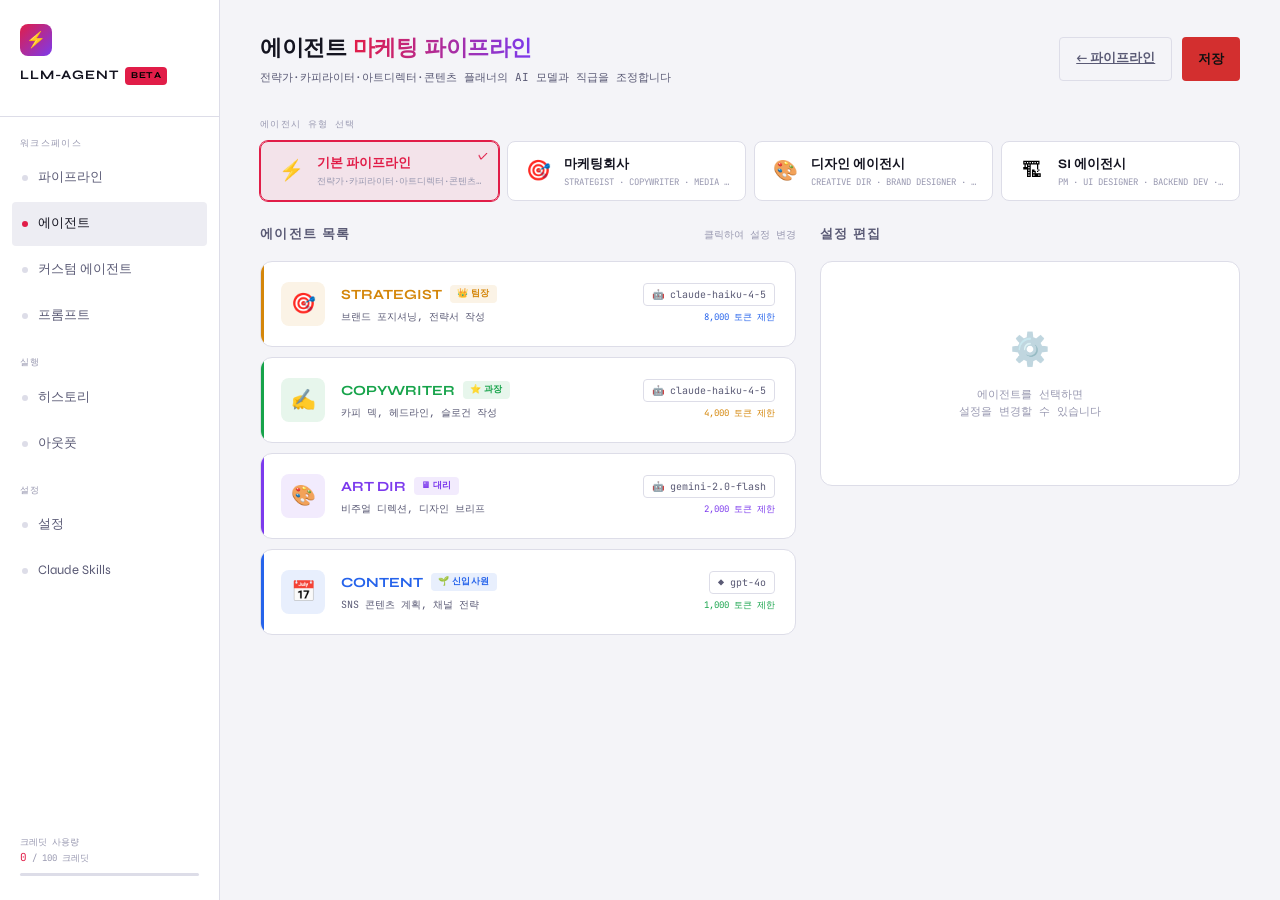
<file: pages/agents.html>
<!DOCTYPE html>
<html lang="ko">
<head>
  <meta charset="UTF-8">
  <meta name="viewport" content="width=device-width, initial-scale=1.0">
  <title>에이전트 설정 — llm agent </title>
  <link rel="stylesheet" href="../css/style.css">
  <link rel="stylesheet" href="../css/agents.css">
</head>
<body>

<!-- 모바일 햄버거 메뉴 -->
<button class="hamburger" id="hamburger-btn" aria-label="메뉴 열기">☰</button>

<!-- 사이드바 -->
<aside class="sidebar" id="sidebar" role="navigation" aria-label="주 내비게이션"></aside>

<main class="main" role="main">

  <!-- 페이지 헤더 -->
  <div class="page-header">
    <div>
      <h1 class="page-title">에이전트 <span>설정</span></h1>
      <p class="page-subtitle">마케팅 에이전트(전략가·카피라이터·아트디렉터·콘텐츠 플래너)의 AI 모델과 직급을 조정합니다</p>
    </div>
    <div class="header-actions">
      <a href="../index.html" class="btn btn-ghost">← 파이프라인</a>
      <button class="btn btn-save" id="apply-agency-btn" style="display:none;">저장</button>
    </div>
  </div>

  <!-- 에이전시 유형 선택 카드 (agents.js가 동적 생성) -->
  <div id="agency-selector"></div>

  <!-- 에이전트 설정 2열 레이아웃 (에이전시 선택 후 표시) -->
  <div class="agents-layout" id="agents-layout" style="display:none;">

    <!-- 좌측: 에이전트 목록 -->
    <div>
      <div class="section-header">
        <h2 class="section-title">에이전트 목록</h2>
        <span style="font-family:var(--font-mono);font-size:10px;color:var(--text-dim)">
          클릭하여 설정 변경
        </span>
      </div>
      <!-- 에이전트 카드 목록 (agents.js가 동적 생성) -->
      <div id="agent-list" style="display:flex;flex-direction:column;gap:10px;" role="list" aria-label="에이전트 목록">
        <div style="text-align:center;padding:32px;color:var(--text-dim);font-family:var(--font-mono);font-size:11px;">
          로딩 중...
        </div>
      </div>
    </div>

    <!-- 우측: 편집 패널 (agents.js가 동적 생성) -->
    <div>
      <div class="section-header">
        <h2 class="section-title">설정 편집</h2>
      </div>
      <div class="edit-panel" id="edit-panel" role="region" aria-label="에이전트 설정 편집 패널">
        <!-- 초기에는 빈 패널 표시 -->
      </div>
    </div>

  </div>

</main>

<script src="../js/store.js"></script>
<script src="../js/app.js"></script>
<script src="../js/agents.js"></script>

</body>
</html>
</file>
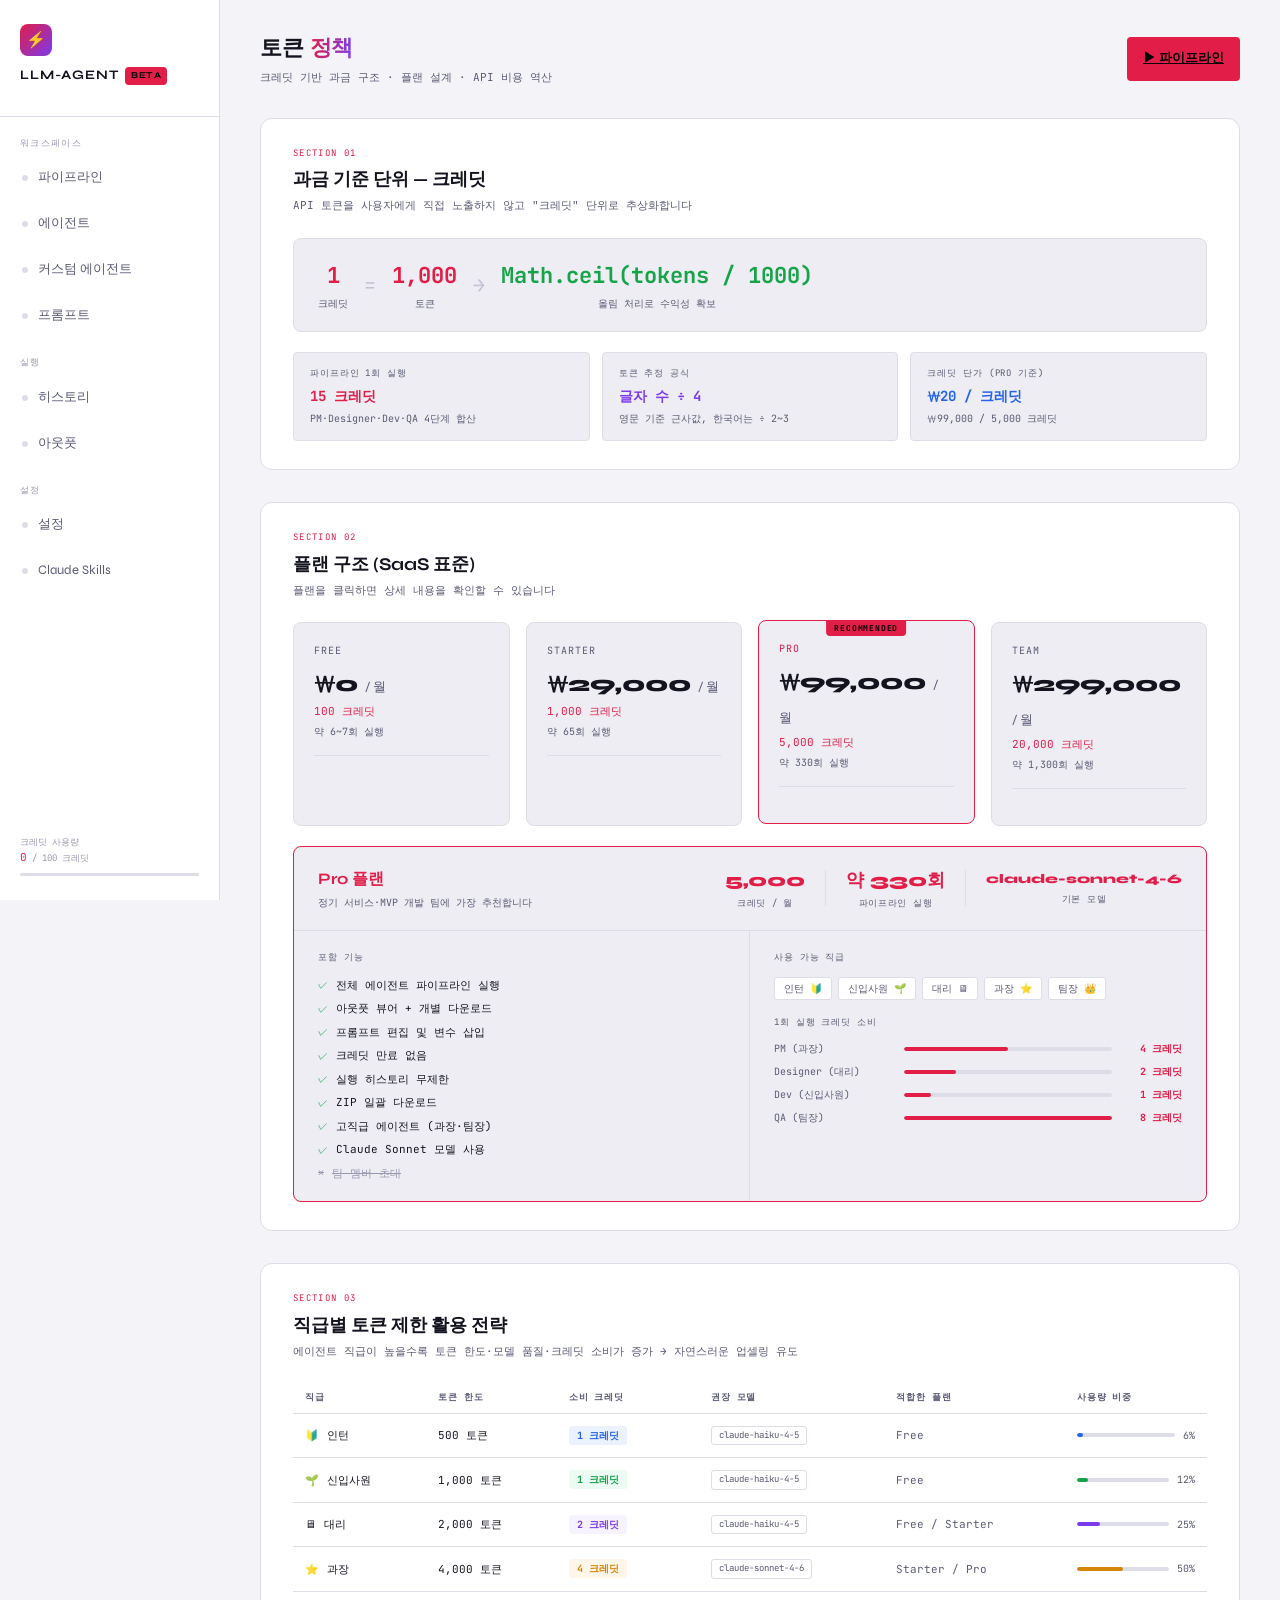
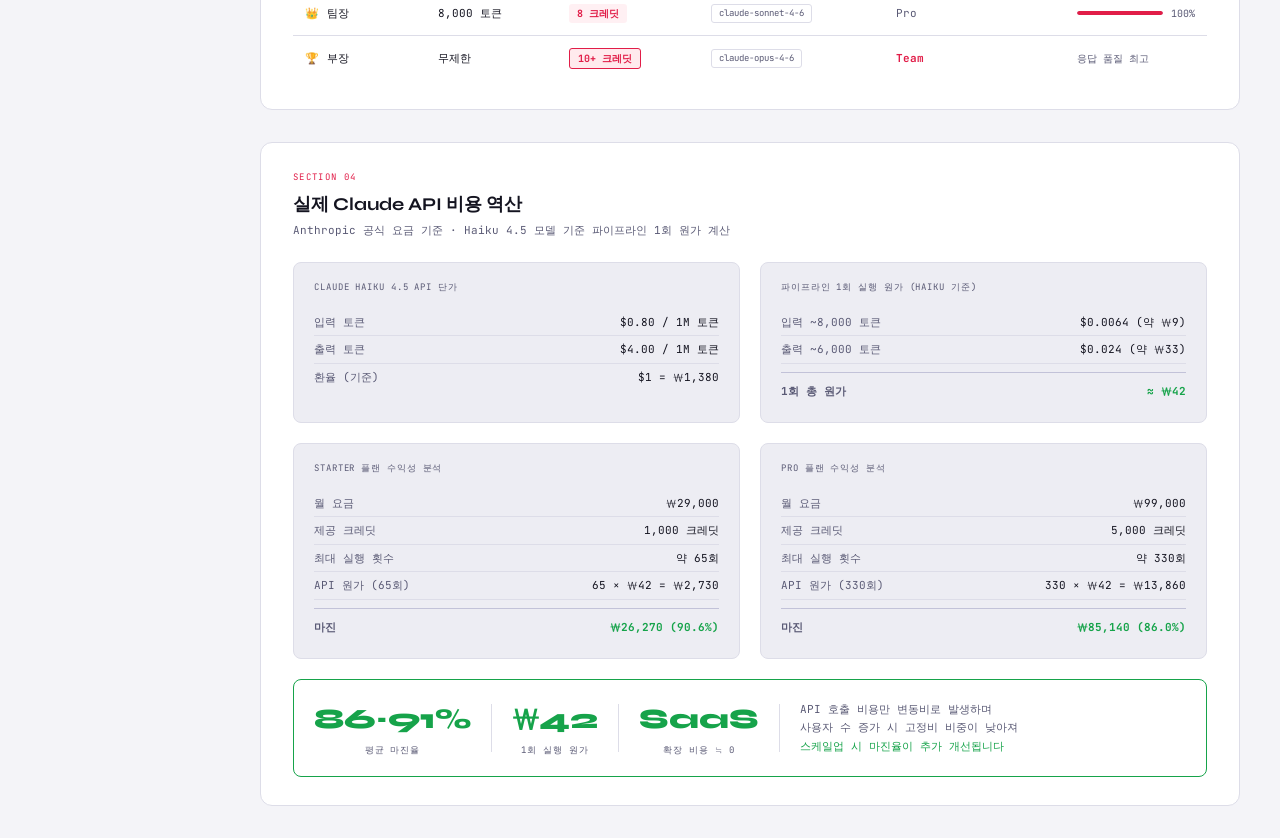
<file: pages/pricing.html>
<!DOCTYPE html>
<html lang="ko">
<head>
  <meta charset="UTF-8">
  <meta name="viewport" content="width=device-width, initial-scale=1.0">
  <title>토큰 정책 — Multi-Agent </title>
  <link rel="stylesheet" href="../css/style.css">
  <link rel="stylesheet" href="../css/pricing.css">
</head>
<body>

<!-- 모바일 햄버거 메뉴 -->
<button class="hamburger" id="hamburger-btn" aria-label="메뉴 열기">☰</button>

<!-- 사이드바 -->
<aside class="sidebar" id="sidebar" role="navigation" aria-label="주 내비게이션"></aside>

<main class="main" role="main">

  <!-- 페이지 헤더 -->
  <div class="page-header">
    <div>
      <h1 class="page-title">토큰 <span>정책</span></h1>
      <p class="page-subtitle">크레딧 기반 과금 구조 · 플랜 설계 · API 비용 역산</p>
    </div>
    <div class="header-actions">
      <a href="../index.html" class="btn btn-primary" aria-label="파이프라인으로 이동">
        ▶ 파이프라인
      </a>
    </div>
  </div>

  <div class="pricing-sections">

    <!-- ───────────────────────────────────────
         섹션 1: 과금 기준 단위 — 크레딧
    ─────────────────────────────────────────── -->
    <div class="pricing-section">
      <div class="pricing-section-num">Section 01</div>
      <div class="pricing-section-title">과금 기준 단위 — 크레딧</div>
      <div class="pricing-section-sub">
        API 토큰을 사용자에게 직접 노출하지 않고 "크레딧" 단위로 추상화합니다
      </div>

      <div class="credit-formula">
        <div class="credit-formula-item">
          <div class="credit-formula-value">1</div>
          <div class="credit-formula-label">크레딧</div>
        </div>
        <div class="credit-formula-op">=</div>
        <div class="credit-formula-item">
          <div class="credit-formula-value">1,000</div>
          <div class="credit-formula-label">토큰</div>
        </div>
        <div class="credit-formula-op">→</div>
        <div class="credit-formula-item">
          <div class="credit-formula-value" style="color:var(--accent-dev)">Math.ceil(tokens / 1000)</div>
          <div class="credit-formula-label">올림 처리로 수익성 확보</div>
        </div>
      </div>

      <div class="credit-info-grid">
        <div class="credit-info-card">
          <div class="credit-info-card-label">파이프라인 1회 실행</div>
          <div class="credit-info-card-value" style="color:var(--accent-pipe)">15 크레딧</div>
          <div class="credit-info-card-desc">PM·Designer·Dev·QA 4단계 합산</div>
        </div>
        <div class="credit-info-card">
          <div class="credit-info-card-label">토큰 추정 공식</div>
          <div class="credit-info-card-value" style="color:var(--accent-design)">글자 수 ÷ 4</div>
          <div class="credit-info-card-desc">영문 기준 근사값, 한국어는 ÷ 2~3</div>
        </div>
        <div class="credit-info-card">
          <div class="credit-info-card-label">크레딧 단가 (Pro 기준)</div>
          <div class="credit-info-card-value" style="color:var(--accent-qa)">₩20 / 크레딧</div>
          <div class="credit-info-card-desc">₩99,000 / 5,000 크레딧</div>
        </div>
      </div>
    </div>

    <!-- ───────────────────────────────────────
         섹션 2: 플랜 구조
    ─────────────────────────────────────────── -->
    <div class="pricing-section">
      <div class="pricing-section-num">Section 02</div>
      <div class="pricing-section-title">플랜 구조 (SaaS 표준)</div>
      <div class="pricing-section-sub">
        플랜을 클릭하면 상세 내용을 확인할 수 있습니다
      </div>

      <!-- 플랜 선택 탭 -->
      <div class="plan-grid" id="plan-tabs">
        <div class="plan-card" data-plan="free" role="button" tabindex="0" aria-label="Free 플랜 선택">
          <div class="plan-name">Free</div>
          <div class="plan-price">₩0 <span>/ 월</span></div>
          <div class="plan-credits">100 크레딧</div>
          <div class="plan-runs">약 6~7회 실행</div>
        </div>
        <div class="plan-card" data-plan="starter" role="button" tabindex="0" aria-label="Starter 플랜 선택">
          <div class="plan-name">Starter</div>
          <div class="plan-price">₩29,000 <span>/ 월</span></div>
          <div class="plan-credits">1,000 크레딧</div>
          <div class="plan-runs">약 65회 실행</div>
        </div>
        <div class="plan-card featured" data-plan="pro" role="button" tabindex="0" aria-label="Pro 플랜 선택">
          <div class="plan-name">Pro</div>
          <div class="plan-price">₩99,000 <span>/ 월</span></div>
          <div class="plan-credits" style="color:var(--accent-pipe)">5,000 크레딧</div>
          <div class="plan-runs">약 330회 실행</div>
        </div>
        <div class="plan-card" data-plan="team" role="button" tabindex="0" aria-label="Team 플랜 선택">
          <div class="plan-name">Team</div>
          <div class="plan-price">₩299,000 <span>/ 월</span></div>
          <div class="plan-credits">20,000 크레딧</div>
          <div class="plan-runs">약 1,300회 실행</div>
        </div>
      </div>

      <!-- 플랜 상세 패널 -->
      <div class="plan-detail-panel" id="plan-detail-panel" aria-live="polite">
        <!-- JS가 동적 생성 -->
      </div>
    </div>

    <!-- ───────────────────────────────────────
         섹션 3: 직급별 토큰 제한 전략
    ─────────────────────────────────────────── -->
    <div class="pricing-section">
      <div class="pricing-section-num">Section 03</div>
      <div class="pricing-section-title">직급별 토큰 제한 활용 전략</div>
      <div class="pricing-section-sub">
        에이전트 직급이 높을수록 토큰 한도·모델 품질·크레딧 소비가 증가 → 자연스러운 업셀링 유도
      </div>

      <table class="rank-table">
        <thead>
          <tr>
            <th>직급</th>
            <th>토큰 한도</th>
            <th>소비 크레딧</th>
            <th>권장 모델</th>
            <th>적합한 플랜</th>
            <th>사용량 비중</th>
          </tr>
        </thead>
        <tbody>
          <tr>
            <td>
              <div class="rank-icon-cell">
                <span>🔰</span>
                <span>인턴</span>
              </div>
            </td>
            <td>500 토큰</td>
            <td>
              <span class="rank-credit-badge" style="background:rgba(59,130,246,0.1);color:var(--accent-qa)">1 크레딧</span>
            </td>
            <td><span class="rank-model-tag">claude-haiku-4-5</span></td>
            <td style="color:var(--text-muted)">Free</td>
            <td>
              <div class="rank-bar-wrap">
                <div class="rank-bar">
                  <div class="rank-bar-fill" style="width:6%;background:var(--accent-qa)"></div>
                </div>
                <span style="font-size:10px;color:var(--text-muted)">6%</span>
              </div>
            </td>
          </tr>
          <tr>
            <td>
              <div class="rank-icon-cell">
                <span>🌱</span>
                <span>신입사원</span>
              </div>
            </td>
            <td>1,000 토큰</td>
            <td>
              <span class="rank-credit-badge" style="background:rgba(74,222,128,0.1);color:var(--accent-dev)">1 크레딧</span>
            </td>
            <td><span class="rank-model-tag">claude-haiku-4-5</span></td>
            <td style="color:var(--text-muted)">Free</td>
            <td>
              <div class="rank-bar-wrap">
                <div class="rank-bar">
                  <div class="rank-bar-fill" style="width:12%;background:var(--accent-dev)"></div>
                </div>
                <span style="font-size:10px;color:var(--text-muted)">12%</span>
              </div>
            </td>
          </tr>
          <tr>
            <td>
              <div class="rank-icon-cell">
                <span>🖥</span>
                <span>대리</span>
              </div>
            </td>
            <td>2,000 토큰</td>
            <td>
              <span class="rank-credit-badge" style="background:rgba(167,139,250,0.1);color:var(--accent-design)">2 크레딧</span>
            </td>
            <td><span class="rank-model-tag">claude-haiku-4-5</span></td>
            <td style="color:var(--text-muted)">Free / Starter</td>
            <td>
              <div class="rank-bar-wrap">
                <div class="rank-bar">
                  <div class="rank-bar-fill" style="width:25%;background:var(--accent-design)"></div>
                </div>
                <span style="font-size:10px;color:var(--text-muted)">25%</span>
              </div>
            </td>
          </tr>
          <tr>
            <td>
              <div class="rank-icon-cell">
                <span>⭐</span>
                <span>과장</span>
              </div>
            </td>
            <td>4,000 토큰</td>
            <td>
              <span class="rank-credit-badge" style="background:rgba(245,166,35,0.1);color:var(--accent-pm)">4 크레딧</span>
            </td>
            <td><span class="rank-model-tag">claude-sonnet-4-6</span></td>
            <td style="color:var(--text-muted)">Starter / Pro</td>
            <td>
              <div class="rank-bar-wrap">
                <div class="rank-bar">
                  <div class="rank-bar-fill" style="width:50%;background:var(--accent-pm)"></div>
                </div>
                <span style="font-size:10px;color:var(--text-muted)">50%</span>
              </div>
            </td>
          </tr>
          <tr>
            <td>
              <div class="rank-icon-cell">
                <span>👑</span>
                <span>팀장</span>
              </div>
            </td>
            <td>8,000 토큰</td>
            <td>
              <span class="rank-credit-badge" style="background:rgba(251,113,133,0.1);color:var(--accent-pipe)">8 크레딧</span>
            </td>
            <td><span class="rank-model-tag">claude-sonnet-4-6</span></td>
            <td style="color:var(--text-muted)">Pro</td>
            <td>
              <div class="rank-bar-wrap">
                <div class="rank-bar">
                  <div class="rank-bar-fill" style="width:100%;background:var(--accent-pipe)"></div>
                </div>
                <span style="font-size:10px;color:var(--text-muted)">100%</span>
              </div>
            </td>
          </tr>
          <tr>
            <td>
              <div class="rank-icon-cell">
                <span>🏆</span>
                <span>부장</span>
              </div>
            </td>
            <td>무제한</td>
            <td>
              <span class="rank-credit-badge" style="background:rgba(251,113,133,0.15);color:var(--accent-pipe);border:1px solid var(--accent-pipe)">10+ 크레딧</span>
            </td>
            <td><span class="rank-model-tag">claude-opus-4-6</span></td>
            <td style="color:var(--accent-pipe);font-weight:700">Team</td>
            <td style="color:var(--text-muted);font-size:10px">응답 품질 최고</td>
          </tr>
        </tbody>
      </table>
    </div>

    <!-- ───────────────────────────────────────
         섹션 4: Claude API 비용 역산
    ─────────────────────────────────────────── -->
    <div class="pricing-section">
      <div class="pricing-section-num">Section 04</div>
      <div class="pricing-section-title">실제 Claude API 비용 역산</div>
      <div class="pricing-section-sub">
        Anthropic 공식 요금 기준 · Haiku 4.5 모델 기준 파이프라인 1회 원가 계산
      </div>

      <div class="cost-layout">

        <!-- API 단가 -->
        <div class="cost-block">
          <div class="cost-block-title">Claude Haiku 4.5 API 단가</div>
          <div class="cost-row">
            <span class="cost-row-key">입력 토큰</span>
            <span class="cost-row-val">$0.80 / 1M 토큰</span>
          </div>
          <div class="cost-row">
            <span class="cost-row-key">출력 토큰</span>
            <span class="cost-row-val">$4.00 / 1M 토큰</span>
          </div>
          <div class="cost-row">
            <span class="cost-row-key">환율 (기준)</span>
            <span class="cost-row-val">$1 = ₩1,380</span>
          </div>
        </div>

        <!-- 파이프라인 1회 원가 -->
        <div class="cost-block">
          <div class="cost-block-title">파이프라인 1회 실행 원가 (Haiku 기준)</div>
          <div class="cost-row">
            <span class="cost-row-key">입력 ~8,000 토큰</span>
            <span class="cost-row-val">$0.0064 (약 ₩9)</span>
          </div>
          <div class="cost-row">
            <span class="cost-row-key">출력 ~6,000 토큰</span>
            <span class="cost-row-val">$0.024 (약 ₩33)</span>
          </div>
          <div class="cost-row total">
            <span class="cost-row-key">1회 총 원가</span>
            <span class="cost-row-val">≈ ₩42</span>
          </div>
        </div>

        <!-- Starter 플랜 수익성 -->
        <div class="cost-block">
          <div class="cost-block-title">Starter 플랜 수익성 분석</div>
          <div class="cost-row">
            <span class="cost-row-key">월 요금</span>
            <span class="cost-row-val">₩29,000</span>
          </div>
          <div class="cost-row">
            <span class="cost-row-key">제공 크레딧</span>
            <span class="cost-row-val">1,000 크레딧</span>
          </div>
          <div class="cost-row">
            <span class="cost-row-key">최대 실행 횟수</span>
            <span class="cost-row-val">약 65회</span>
          </div>
          <div class="cost-row">
            <span class="cost-row-key">API 원가 (65회)</span>
            <span class="cost-row-val">65 × ₩42 = ₩2,730</span>
          </div>
          <div class="cost-row total">
            <span class="cost-row-key">마진</span>
            <span class="cost-row-val">₩26,270 (90.6%)</span>
          </div>
        </div>

        <!-- Pro 플랜 수익성 -->
        <div class="cost-block">
          <div class="cost-block-title">Pro 플랜 수익성 분석</div>
          <div class="cost-row">
            <span class="cost-row-key">월 요금</span>
            <span class="cost-row-val">₩99,000</span>
          </div>
          <div class="cost-row">
            <span class="cost-row-key">제공 크레딧</span>
            <span class="cost-row-val">5,000 크레딧</span>
          </div>
          <div class="cost-row">
            <span class="cost-row-key">최대 실행 횟수</span>
            <span class="cost-row-val">약 330회</span>
          </div>
          <div class="cost-row">
            <span class="cost-row-key">API 원가 (330회)</span>
            <span class="cost-row-val">330 × ₩42 = ₩13,860</span>
          </div>
          <div class="cost-row total">
            <span class="cost-row-key">마진</span>
            <span class="cost-row-val">₩85,140 (86.0%)</span>
          </div>
        </div>

        <!-- 마진 요약 하이라이트 -->
        <div class="margin-highlight">
          <div class="margin-stat">
            <div class="margin-stat-value">86~91%</div>
            <div class="margin-stat-label">평균 마진율</div>
          </div>
          <div class="margin-divider"></div>
          <div class="margin-stat">
            <div class="margin-stat-value">₩42</div>
            <div class="margin-stat-label">1회 실행 원가</div>
          </div>
          <div class="margin-divider"></div>
          <div class="margin-stat">
            <div class="margin-stat-value">SaaS</div>
            <div class="margin-stat-label">확장 비용 ≒ 0</div>
          </div>
          <div class="margin-divider"></div>
          <div style="flex:1">
            <div style="font-family:var(--font-mono);font-size:11px;color:var(--text-muted);line-height:1.7">
              API 호출 비용만 변동비로 발생하며<br>
              사용자 수 증가 시 고정비 비중이 낮아져<br>
              <span style="color:var(--accent-dev)">스케일업 시 마진율이 추가 개선됩니다</span>
            </div>
          </div>
        </div>

      </div>
    </div>

  </div><!-- /pricing-sections -->

</main>

<script src="../js/store.js"></script>
<script src="../js/app.js"></script>

<script>
'use strict';

/* ─── 플랜 데이터 ─── */
const PLANS = {
  free: {
    id: 'free',
    name: 'Free',
    price: '₩0',
    accentColor: 'var(--accent-qa)',
    credits: 100,
    runs: '6~7회',
    ranks: ['인턴 🔰', '신입사원 🌱'],
    model: 'claude-haiku-4-5',
    historyLimit: '최근 10건',
    features: [
      { label: '전체 에이전트 파이프라인 실행', included: true },
      { label: '아웃풋 뷰어 + 개별 다운로드', included: true },
      { label: '프롬프트 편집 및 변수 삽입', included: true },
      { label: '크레딧 만료 없음', included: true },
      { label: '실행 히스토리 무제한', included: false },
      { label: 'ZIP 일괄 다운로드', included: false },
      { label: '고직급 에이전트 (과장 이상)', included: false },
      { label: 'Claude Sonnet 모델 사용', included: false },
      { label: '팀 멤버 초대', included: false },
    ],
    creditBreakdown: [
      { label: 'PM (신입사원)', credits: 1, pct: 10 },
      { label: 'Designer (인턴)', credits: 1, pct: 10 },
      { label: 'Dev (인턴)', credits: 1, pct: 10 },
      { label: 'QA (신입사원)', credits: 1, pct: 10 },
    ],
    note: '체험·개인 프로젝트에 적합합니다',
  },
  starter: {
    id: 'starter',
    name: 'Starter',
    price: '₩29,000',
    accentColor: 'var(--accent-dev)',
    credits: 1000,
    runs: '약 65회',
    ranks: ['인턴 🔰', '신입사원 🌱', '대리 🖥'],
    model: 'claude-haiku-4-5',
    historyLimit: '무제한',
    features: [
      { label: '전체 에이전트 파이프라인 실행', included: true },
      { label: '아웃풋 뷰어 + 개별 다운로드', included: true },
      { label: '프롬프트 편집 및 변수 삽입', included: true },
      { label: '크레딧 만료 없음', included: true },
      { label: '실행 히스토리 무제한', included: true },
      { label: 'ZIP 일괄 다운로드', included: true },
      { label: '고직급 에이전트 (과장 이상)', included: false },
      { label: 'Claude Sonnet 모델 사용', included: false },
      { label: '팀 멤버 초대', included: false },
    ],
    creditBreakdown: [
      { label: 'PM (대리)', credits: 2, pct: 25 },
      { label: 'Designer (대리)', credits: 2, pct: 25 },
      { label: 'Dev (신입사원)', credits: 1, pct: 13 },
      { label: 'QA (대리)', credits: 2, pct: 25 },
    ],
    note: '소규모 프로젝트·스타트업 초기 단계에 적합합니다',
  },
  pro: {
    id: 'pro',
    name: 'Pro',
    price: '₩99,000',
    accentColor: 'var(--accent-pipe)',
    credits: 5000,
    runs: '약 330회',
    ranks: ['인턴 🔰', '신입사원 🌱', '대리 🖥', '과장 ⭐', '팀장 👑'],
    model: 'claude-sonnet-4-6',
    historyLimit: '무제한',
    features: [
      { label: '전체 에이전트 파이프라인 실행', included: true },
      { label: '아웃풋 뷰어 + 개별 다운로드', included: true },
      { label: '프롬프트 편집 및 변수 삽입', included: true },
      { label: '크레딧 만료 없음', included: true },
      { label: '실행 히스토리 무제한', included: true },
      { label: 'ZIP 일괄 다운로드', included: true },
      { label: '고직급 에이전트 (과장·팀장)', included: true },
      { label: 'Claude Sonnet 모델 사용', included: true },
      { label: '팀 멤버 초대', included: false },
    ],
    creditBreakdown: [
      { label: 'PM (과장)', credits: 4, pct: 50 },
      { label: 'Designer (대리)', credits: 2, pct: 25 },
      { label: 'Dev (신입사원)', credits: 1, pct: 13 },
      { label: 'QA (팀장)', credits: 8, pct: 100 },
    ],
    note: '정기 서비스·MVP 개발 팀에 가장 추천합니다',
  },
  team: {
    id: 'team',
    name: 'Team',
    price: '₩299,000',
    accentColor: 'var(--accent-design)',
    credits: 20000,
    runs: '약 1,300회',
    ranks: ['인턴 🔰', '신입사원 🌱', '대리 🖥', '과장 ⭐', '팀장 👑', '부장 🏆 (무제한)'],
    model: 'claude-opus-4-6',
    historyLimit: '무제한',
    features: [
      { label: '전체 에이전트 파이프라인 실행', included: true },
      { label: '아웃풋 뷰어 + 개별 다운로드', included: true },
      { label: '프롬프트 편집 및 변수 삽입', included: true },
      { label: '크레딧 만료 없음', included: true },
      { label: '실행 히스토리 무제한', included: true },
      { label: 'ZIP 일괄 다운로드', included: true },
      { label: '모든 직급 에이전트 사용 (부장 포함)', included: true },
      { label: 'Claude Opus 모델 사용', included: true },
      { label: '팀 멤버 최대 5명 초대', included: true },
    ],
    creditBreakdown: [
      { label: 'PM (부장)', credits: 10, pct: 100 },
      { label: 'Designer (팀장)', credits: 8, pct: 80 },
      { label: 'Dev (과장)', credits: 4, pct: 40 },
      { label: 'QA (부장)', credits: 10, pct: 100 },
    ],
    note: '에이전시·성장 단계 스타트업·엔터프라이즈에 적합합니다',
  },
};

/* ─── 패널 렌더링 ─── */
const renderPlanDetail = (planId) => {
  const plan = PLANS[planId];
  const panel = document.getElementById('plan-detail-panel');
  if (!plan || !panel) return;

  const featuresHTML = plan.features.map(f => `
    <div class="plan-detail-feature ${f.included ? 'included' : 'excluded'}">
      <span class="plan-detail-feature-icon">${f.included ? '✓' : '✕'}</span>
      <span>${f.label}</span>
    </div>
  `).join('');

  const ranksHTML = plan.ranks.map(r => `
    <span class="plan-detail-rank-badge">${r}</span>
  `).join('');

  const breakdownHTML = plan.creditBreakdown.map(b => `
    <div class="plan-detail-breakdown-row">
      <span class="plan-detail-breakdown-label">${b.label}</span>
      <div class="plan-detail-breakdown-bar">
        <div class="plan-detail-breakdown-fill" style="width:${b.pct}%;background:${plan.accentColor}"></div>
      </div>
      <span class="plan-detail-breakdown-val" style="color:${plan.accentColor}">${b.credits} 크레딧</span>
    </div>
  `).join('');

  panel.innerHTML = `
    <div class="plan-detail-inner" style="--plan-accent:${plan.accentColor}">
      <div class="plan-detail-top">
        <div>
          <div class="plan-detail-name" style="color:${plan.accentColor}">${plan.name} 플랜</div>
          <div class="plan-detail-note">${plan.note}</div>
        </div>
        <div class="plan-detail-summary">
          <div class="plan-detail-stat">
            <div class="plan-detail-stat-val" style="color:${plan.accentColor}">${plan.credits.toLocaleString()}</div>
            <div class="plan-detail-stat-label">크레딧 / 월</div>
          </div>
          <div class="plan-detail-stat-divider"></div>
          <div class="plan-detail-stat">
            <div class="plan-detail-stat-val" style="color:${plan.accentColor}">${plan.runs}</div>
            <div class="plan-detail-stat-label">파이프라인 실행</div>
          </div>
          <div class="plan-detail-stat-divider"></div>
          <div class="plan-detail-stat">
            <div class="plan-detail-stat-val" style="color:${plan.accentColor};font-size:13px">${plan.model}</div>
            <div class="plan-detail-stat-label">기본 모델</div>
          </div>
        </div>
      </div>

      <div class="plan-detail-body">
        <!-- 기능 목록 -->
        <div class="plan-detail-block">
          <div class="plan-detail-block-title">포함 기능</div>
          <div class="plan-detail-features">${featuresHTML}</div>
        </div>

        <!-- 사용 가능 직급 -->
        <div class="plan-detail-block">
          <div class="plan-detail-block-title">사용 가능 직급</div>
          <div class="plan-detail-ranks">${ranksHTML}</div>

          <!-- 크레딧 소비 분석 -->
          <div class="plan-detail-block-title" style="margin-top:16px">1회 실행 크레딧 소비</div>
          <div class="plan-detail-breakdown">${breakdownHTML}</div>
        </div>
      </div>
    </div>
  `;

  /* 진입 애니메이션 */
  requestAnimationFrame(() => panel.classList.add('visible'));
};

/* ─── 탭 클릭 이벤트 ─── */
document.addEventListener('DOMContentLoaded', () => {
  const tabs = document.querySelectorAll('#plan-tabs .plan-card');

  tabs.forEach(tab => {
    tab.addEventListener('click', () => selectPlan(tab.dataset.plan));
    tab.addEventListener('keydown', (e) => {
      if (e.key === 'Enter' || e.key === ' ') selectPlan(tab.dataset.plan);
    });
  });

  /* 기본 선택: Pro */
  selectPlan('pro');
});

const selectPlan = (planId) => {
  /* 탭 active 상태 */
  document.querySelectorAll('#plan-tabs .plan-card').forEach(t => {
    t.classList.toggle('plan-tab-active', t.dataset.plan === planId);
  });

  /* 패널 렌더링 */
  const panel = document.getElementById('plan-detail-panel');
  panel.classList.remove('visible');
  setTimeout(() => renderPlanDetail(planId), 80);
};
</script>

</body>
</html>
</file>
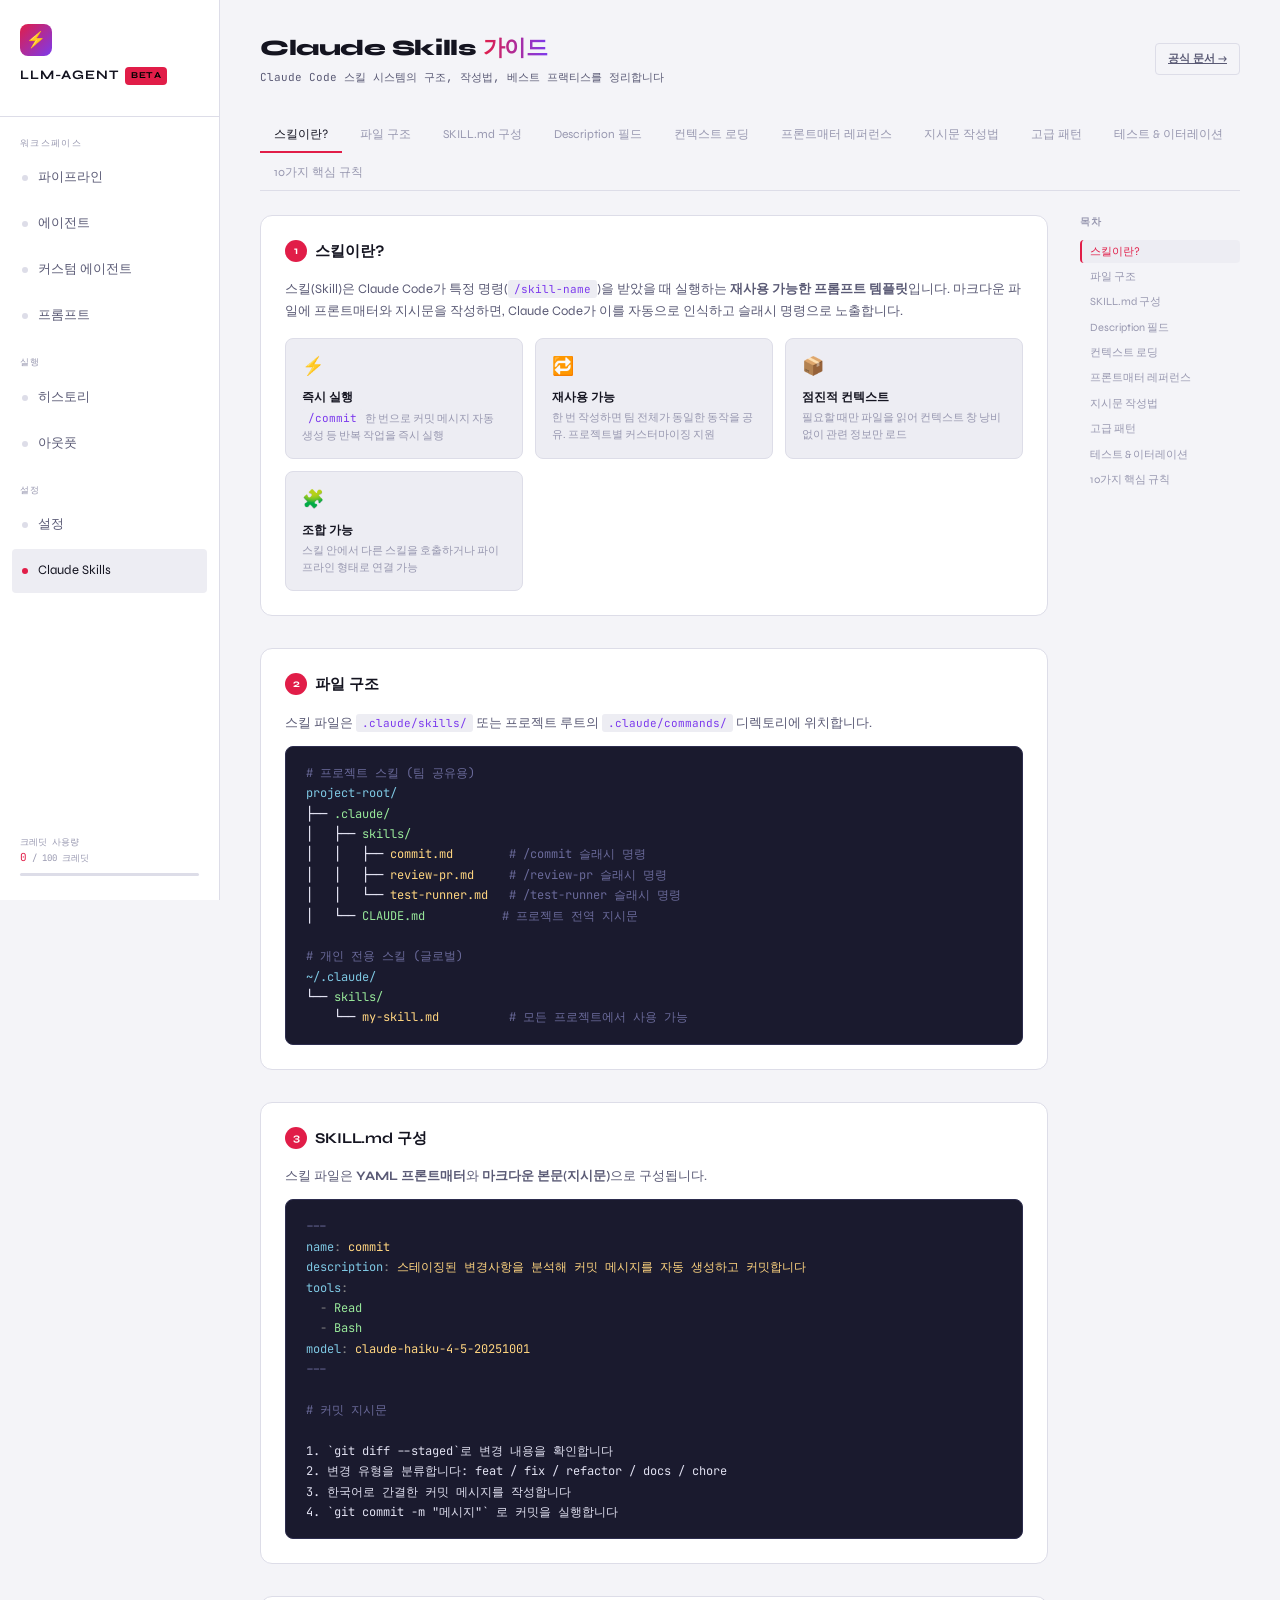
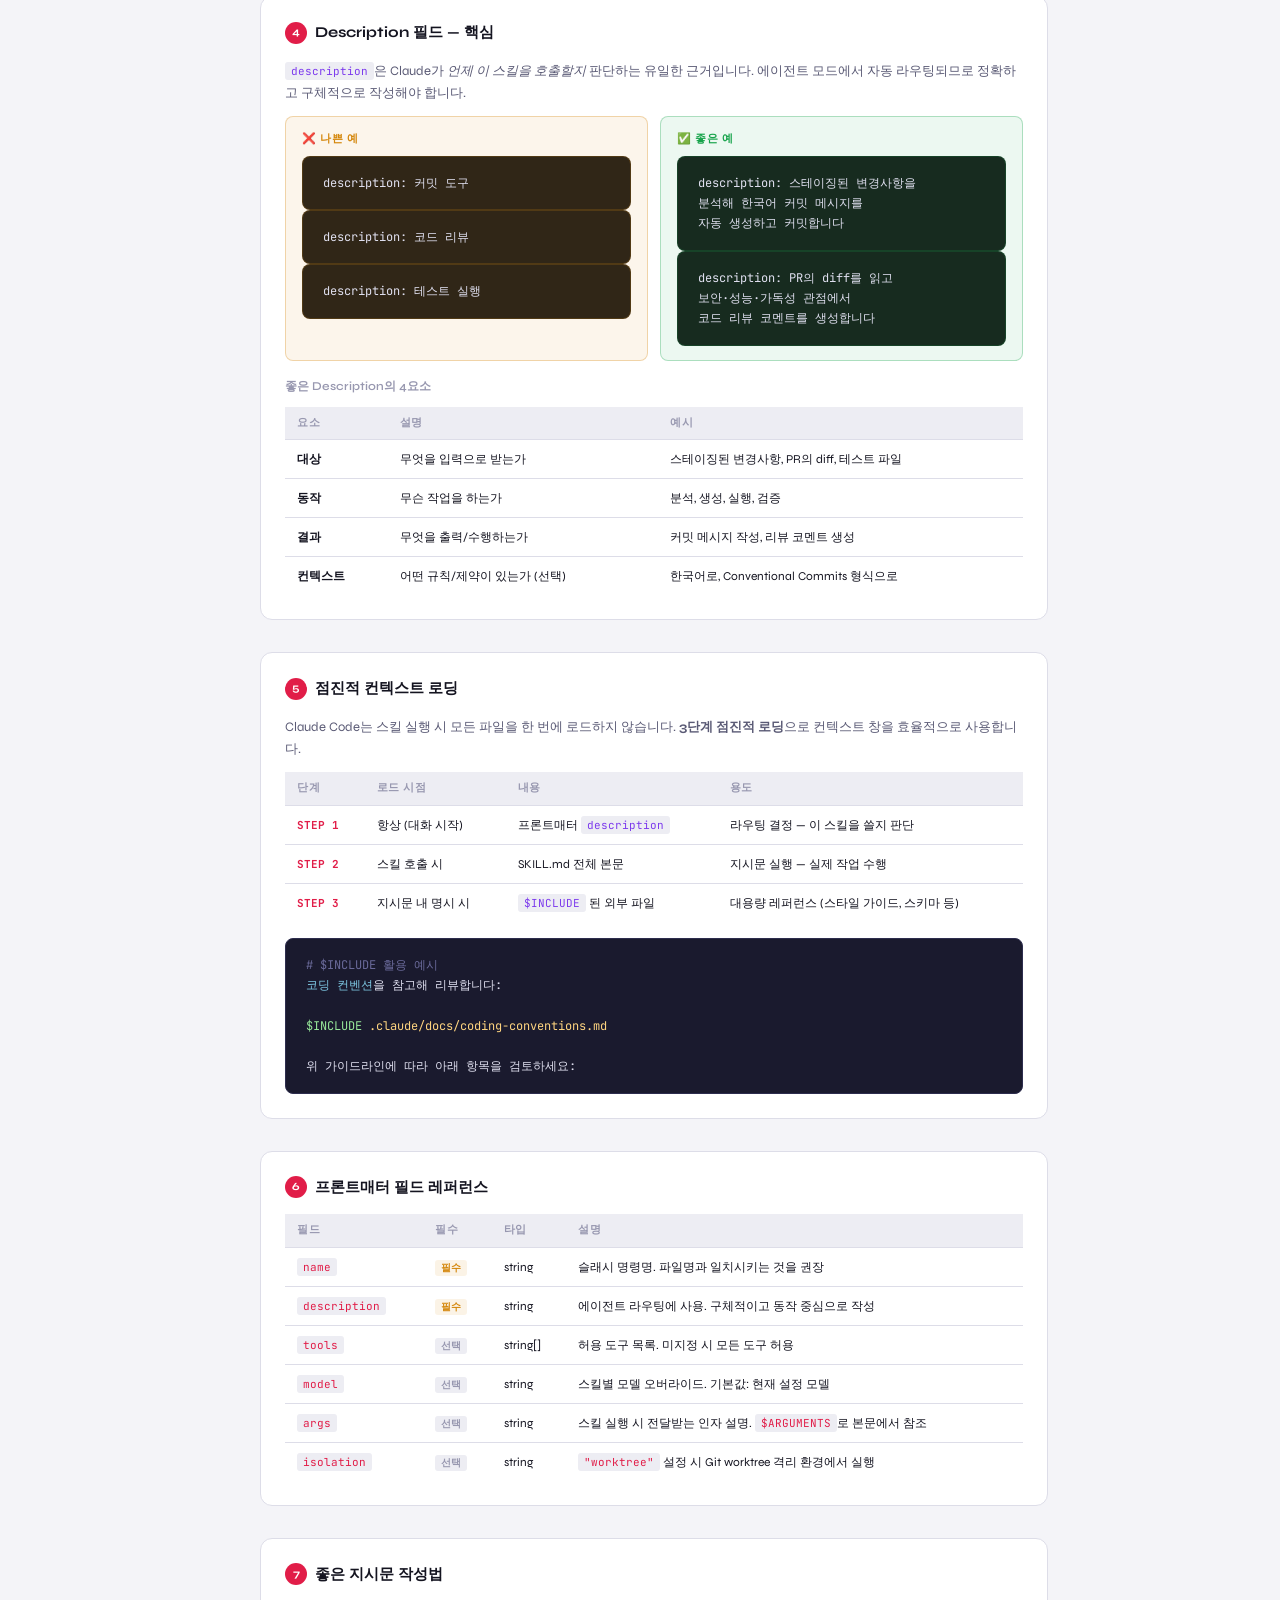
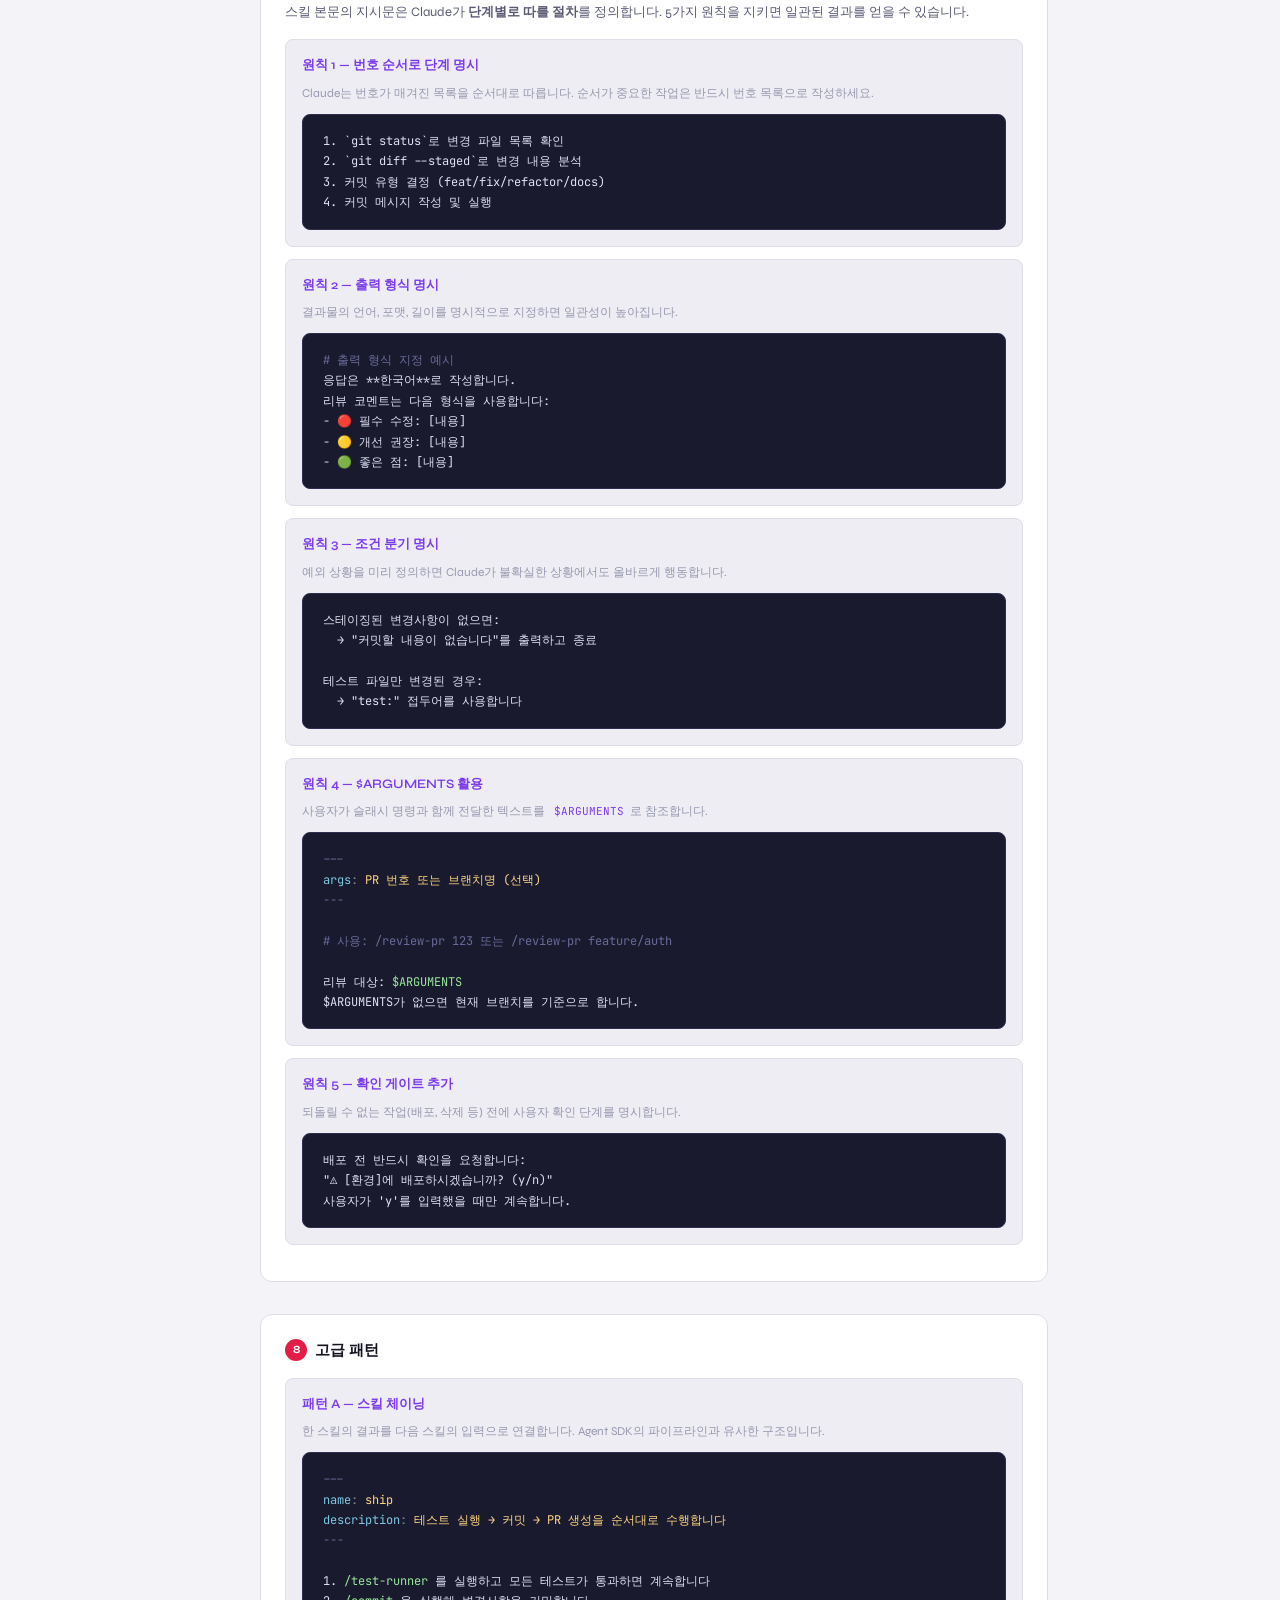
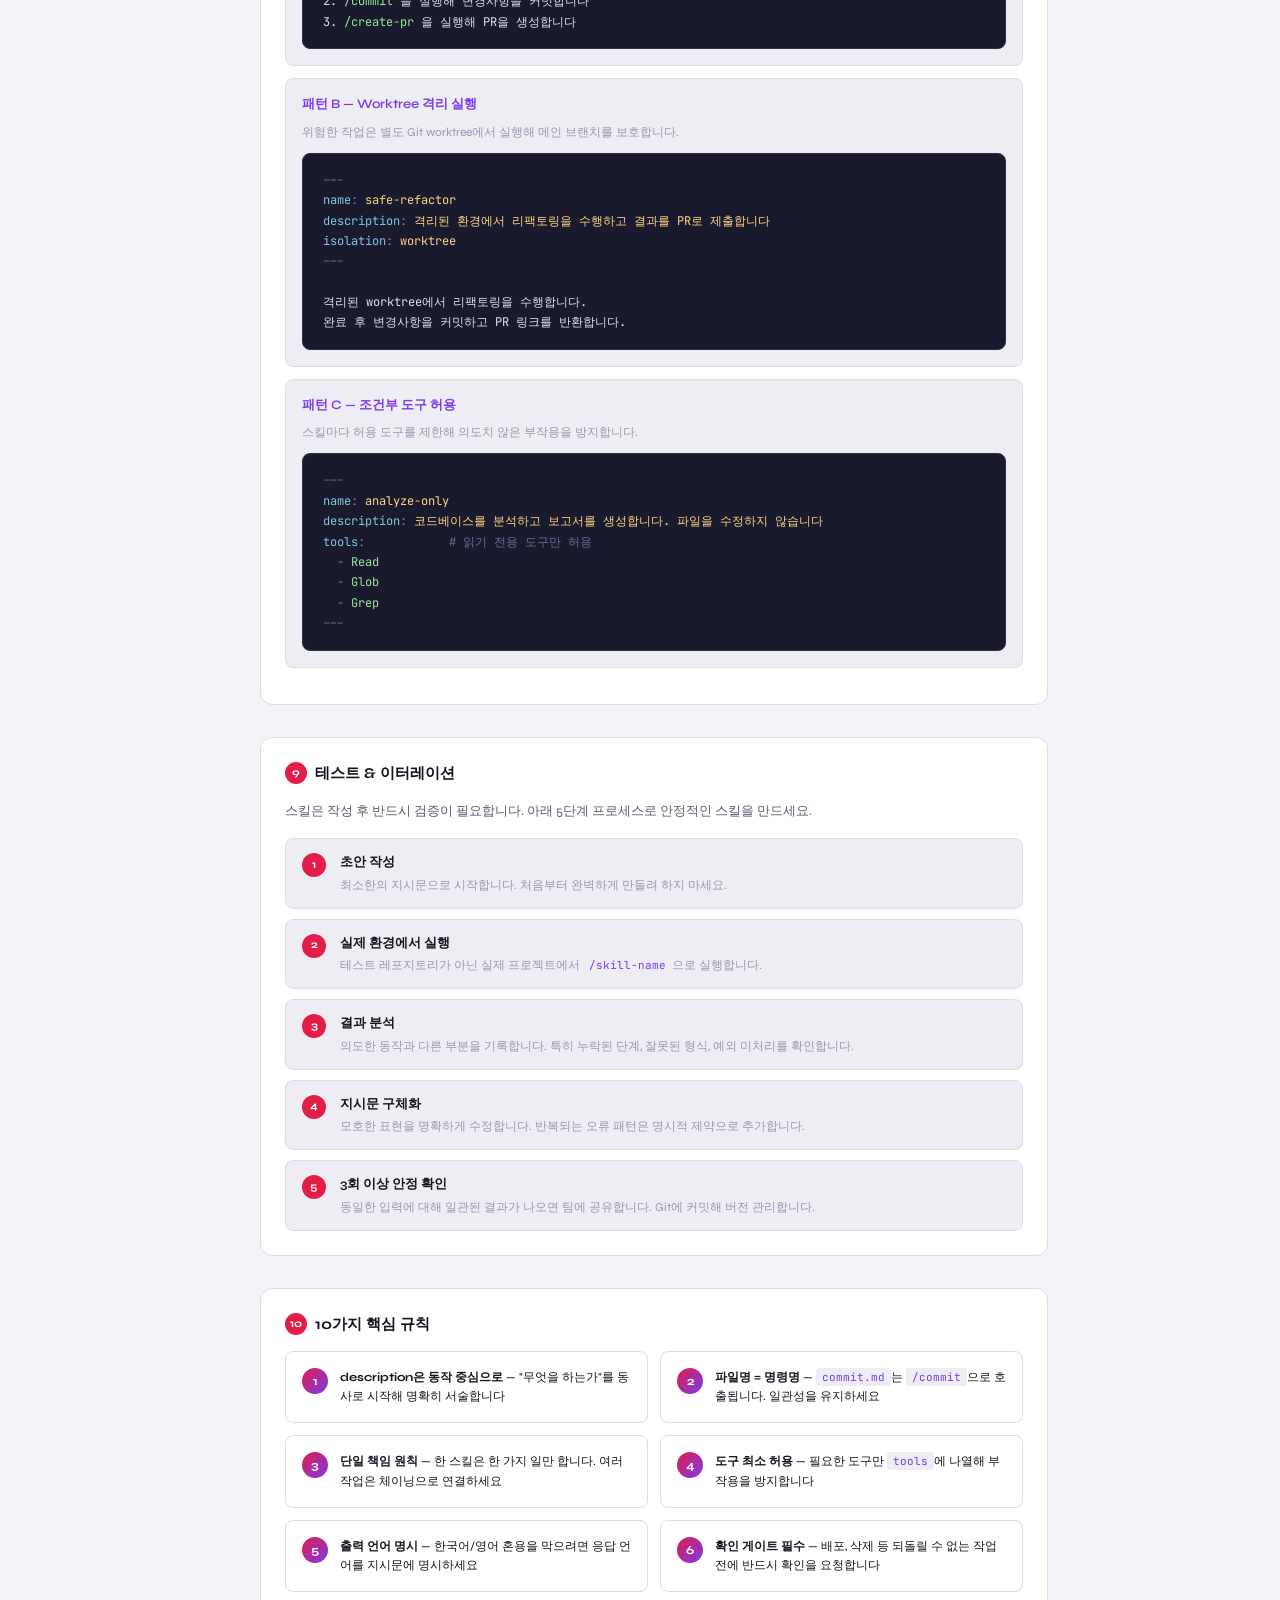
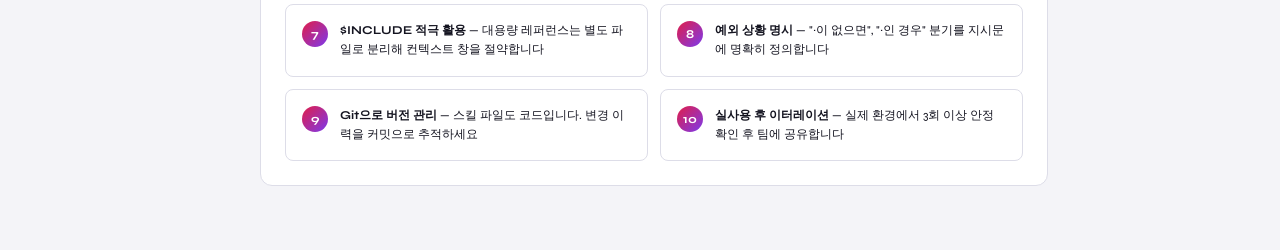
<file: pages/skills-guide.html>
<!DOCTYPE html>
<html lang="ko">
<head>
  <meta charset="UTF-8">
  <meta name="viewport" content="width=device-width, initial-scale=1.0">
  <title>Claude Skills 가이드 — llm agent</title>
  <link rel="stylesheet" href="../css/style.css">
  <link rel="stylesheet" href="../css/skills-guide.css">
</head>
<body>

<!-- 모바일 햄버거 메뉴 -->
<button class="hamburger" id="hamburger-btn" aria-label="메뉴 열기">☰</button>

<!-- 사이드바 (app.js가 동적 생성) -->
<aside class="sidebar" id="sidebar" role="navigation" aria-label="주 내비게이션"></aside>

<main class="main" role="main">

  <!-- 페이지 헤더 -->
  <div class="page-header">
    <div>
      <h1 class="page-title">Claude Skills <span>가이드</span></h1>
      <p class="page-subtitle">Claude Code 스킬 시스템의 구조, 작성법, 베스트 프랙티스를 정리합니다</p>
    </div>
    <a href="https://code.claude.com/docs/ko/skills" target="_blank" rel="noopener" class="btn btn-ghost btn-sm">공식 문서 →</a>
  </div>

  <!-- TOC 탭바 — 섹션 이동용 -->
  <div class="skills-toc" role="tablist" aria-label="섹션 이동">
    <button class="skills-toc-btn active" data-target="s1">스킬이란?</button>
    <button class="skills-toc-btn" data-target="s2">파일 구조</button>
    <button class="skills-toc-btn" data-target="s3">SKILL.md 구성</button>
    <button class="skills-toc-btn" data-target="s4">Description 필드</button>
    <button class="skills-toc-btn" data-target="s5">컨텍스트 로딩</button>
    <button class="skills-toc-btn" data-target="s6">프론트매터 레퍼런스</button>
    <button class="skills-toc-btn" data-target="s7">지시문 작성법</button>
    <button class="skills-toc-btn" data-target="s8">고급 패턴</button>
    <button class="skills-toc-btn" data-target="s9">테스트 & 이터레이션</button>
    <button class="skills-toc-btn" data-target="s10">10가지 핵심 규칙</button>
  </div>

  <!-- 본문 + 우측 목차 레이아웃 -->
  <div class="skills-layout">

    <!-- ── 본문 컬럼 ── -->
    <div class="skills-content">

      <!-- §1 스킬이란? -->
      <div class="skills-section card" id="s1">
        <div class="section-title-row">
          <span class="section-badge">1</span>
          <h2 class="section-heading">스킬이란?</h2>
        </div>
        <p style="font-size:13px;color:var(--text-muted);line-height:1.7;margin-bottom:16px">
          스킬(Skill)은 Claude Code가 특정 명령(<span class="inline-code">/skill-name</span>)을 받았을 때 실행하는
          <strong>재사용 가능한 프롬프트 템플릿</strong>입니다. 마크다운 파일에 프론트매터와 지시문을 작성하면,
          Claude Code가 이를 자동으로 인식하고 슬래시 명령으로 노출합니다.
        </p>
        <div class="feature-grid">
          <div class="feature-card">
            <div class="feature-card-icon">⚡</div>
            <div class="feature-card-title">즉시 실행</div>
            <div class="feature-card-desc"><span class="inline-code">/commit</span> 한 번으로 커밋 메시지 자동 생성 등 반복 작업을 즉시 실행</div>
          </div>
          <div class="feature-card">
            <div class="feature-card-icon">🔁</div>
            <div class="feature-card-title">재사용 가능</div>
            <div class="feature-card-desc">한 번 작성하면 팀 전체가 동일한 동작을 공유. 프로젝트별 커스터마이징 지원</div>
          </div>
          <div class="feature-card">
            <div class="feature-card-icon">📦</div>
            <div class="feature-card-title">점진적 컨텍스트</div>
            <div class="feature-card-desc">필요할 때만 파일을 읽어 컨텍스트 창 낭비 없이 관련 정보만 로드</div>
          </div>
          <div class="feature-card">
            <div class="feature-card-icon">🧩</div>
            <div class="feature-card-title">조합 가능</div>
            <div class="feature-card-desc">스킬 안에서 다른 스킬을 호출하거나 파이프라인 형태로 연결 가능</div>
          </div>
        </div>
      </div>

      <!-- §2 파일 구조 -->
      <div class="skills-section card" id="s2">
        <div class="section-title-row">
          <span class="section-badge">2</span>
          <h2 class="section-heading">파일 구조</h2>
        </div>
        <p style="font-size:13px;color:var(--text-muted);line-height:1.7;margin-bottom:8px">
          스킬 파일은 <span class="inline-code">.claude/skills/</span> 또는 프로젝트 루트의
          <span class="inline-code">.claude/commands/</span> 디렉토리에 위치합니다.
        </p>
        <div class="code-block"><span class="comment"># 프로젝트 스킬 (팀 공유용)</span>
<span class="key">project-root/</span>
├── <span class="value">.claude/</span>
│   ├── <span class="value">skills/</span>
│   │   ├── <span class="string">commit.md</span>        <span class="comment"># /commit 슬래시 명령</span>
│   │   ├── <span class="string">review-pr.md</span>     <span class="comment"># /review-pr 슬래시 명령</span>
│   │   └── <span class="string">test-runner.md</span>   <span class="comment"># /test-runner 슬래시 명령</span>
│   └── <span class="value">CLAUDE.md</span>           <span class="comment"># 프로젝트 전역 지시문</span>

<span class="comment"># 개인 전용 스킬 (글로벌)</span>
<span class="key">~/.claude/</span>
└── <span class="value">skills/</span>
    └── <span class="string">my-skill.md</span>          <span class="comment"># 모든 프로젝트에서 사용 가능</span></div>
      </div>

      <!-- §3 SKILL.md 구성 -->
      <div class="skills-section card" id="s3">
        <div class="section-title-row">
          <span class="section-badge">3</span>
          <h2 class="section-heading">SKILL.md 구성</h2>
        </div>
        <p style="font-size:13px;color:var(--text-muted);line-height:1.7;margin-bottom:8px">
          스킬 파일은 <strong>YAML 프론트매터</strong>와 <strong>마크다운 본문(지시문)</strong>으로 구성됩니다.
        </p>
        <div class="code-block"><span class="comment">---</span>
<span class="key">name</span><span class="punct">:</span> <span class="string">commit</span>
<span class="key">description</span><span class="punct">:</span> <span class="string">스테이징된 변경사항을 분석해 커밋 메시지를 자동 생성하고 커밋합니다</span>
<span class="key">tools</span><span class="punct">:</span>
  <span class="punct">-</span> <span class="value">Read</span>
  <span class="punct">-</span> <span class="value">Bash</span>
<span class="key">model</span><span class="punct">:</span> <span class="string">claude-haiku-4-5-20251001</span>
<span class="comment">---</span>

<span class="comment"># 커밋 지시문</span>

1. `git diff --staged`로 변경 내용을 확인합니다
2. 변경 유형을 분류합니다: feat / fix / refactor / docs / chore
3. 한국어로 간결한 커밋 메시지를 작성합니다
4. `git commit -m "메시지"` 로 커밋을 실행합니다</div>
      </div>

      <!-- §4 Description 필드 -->
      <div class="skills-section card" id="s4">
        <div class="section-title-row">
          <span class="section-badge">4</span>
          <h2 class="section-heading">Description 필드 — 핵심</h2>
        </div>
        <p style="font-size:13px;color:var(--text-muted);line-height:1.7;margin-bottom:12px">
          <span class="inline-code">description</span>은 Claude가 <em>언제 이 스킬을 호출할지</em> 판단하는 유일한 근거입니다.
          에이전트 모드에서 자동 라우팅되므로 정확하고 구체적으로 작성해야 합니다.
        </p>

        <!-- 나쁜 예 / 좋은 예 -->
        <div class="example-pair">
          <div class="example-bad">
            <div class="example-label">❌ 나쁜 예</div>
            <div class="code-block">description: 커밋 도구</div>
            <div class="code-block">description: 코드 리뷰</div>
            <div class="code-block">description: 테스트 실행</div>
          </div>
          <div class="example-good">
            <div class="example-label">✅ 좋은 예</div>
            <div class="code-block">description: 스테이징된 변경사항을
분석해 한국어 커밋 메시지를
자동 생성하고 커밋합니다</div>
            <div class="code-block">description: PR의 diff를 읽고
보안·성능·가독성 관점에서
코드 리뷰 코멘트를 생성합니다</div>
          </div>
        </div>

        <!-- 4요소 테이블 -->
        <p style="font-size:12px;color:var(--text-dim);margin:16px 0 8px;font-weight:600">좋은 Description의 4요소</p>
        <table class="field-table">
          <thead>
            <tr><th>요소</th><th>설명</th><th>예시</th></tr>
          </thead>
          <tbody>
            <tr>
              <td><strong>대상</strong></td>
              <td>무엇을 입력으로 받는가</td>
              <td>스테이징된 변경사항, PR의 diff, 테스트 파일</td>
            </tr>
            <tr>
              <td><strong>동작</strong></td>
              <td>무슨 작업을 하는가</td>
              <td>분석, 생성, 실행, 검증</td>
            </tr>
            <tr>
              <td><strong>결과</strong></td>
              <td>무엇을 출력/수행하는가</td>
              <td>커밋 메시지 작성, 리뷰 코멘트 생성</td>
            </tr>
            <tr>
              <td><strong>컨텍스트</strong></td>
              <td>어떤 규칙/제약이 있는가 (선택)</td>
              <td>한국어로, Conventional Commits 형식으로</td>
            </tr>
          </tbody>
        </table>
      </div>

      <!-- §5 점진적 컨텍스트 로딩 -->
      <div class="skills-section card" id="s5">
        <div class="section-title-row">
          <span class="section-badge">5</span>
          <h2 class="section-heading">점진적 컨텍스트 로딩</h2>
        </div>
        <p style="font-size:13px;color:var(--text-muted);line-height:1.7;margin-bottom:12px">
          Claude Code는 스킬 실행 시 모든 파일을 한 번에 로드하지 않습니다.
          <strong>3단계 점진적 로딩</strong>으로 컨텍스트 창을 효율적으로 사용합니다.
        </p>
        <table class="context-table">
          <thead>
            <tr><th>단계</th><th>로드 시점</th><th>내용</th><th>용도</th></tr>
          </thead>
          <tbody>
            <tr>
              <td><span class="ctx-step">STEP 1</span></td>
              <td>항상 (대화 시작)</td>
              <td>프론트매터 <span class="inline-code">description</span></td>
              <td>라우팅 결정 — 이 스킬을 쓸지 판단</td>
            </tr>
            <tr>
              <td><span class="ctx-step">STEP 2</span></td>
              <td>스킬 호출 시</td>
              <td>SKILL.md 전체 본문</td>
              <td>지시문 실행 — 실제 작업 수행</td>
            </tr>
            <tr>
              <td><span class="ctx-step">STEP 3</span></td>
              <td>지시문 내 명시 시</td>
              <td><span class="inline-code">$INCLUDE</span> 된 외부 파일</td>
              <td>대용량 레퍼런스 (스타일 가이드, 스키마 등)</td>
            </tr>
          </tbody>
        </table>
        <div class="code-block" style="margin-top:16px"><span class="comment"># $INCLUDE 활용 예시</span>
<span class="key">코딩 컨벤션</span>을 참고해 리뷰합니다:

<span class="value">$INCLUDE</span> <span class="string">.claude/docs/coding-conventions.md</span>

위 가이드라인에 따라 아래 항목을 검토하세요:</div>
      </div>

      <!-- §6 프론트매터 필드 레퍼런스 -->
      <div class="skills-section card" id="s6">
        <div class="section-title-row">
          <span class="section-badge">6</span>
          <h2 class="section-heading">프론트매터 필드 레퍼런스</h2>
        </div>
        <table class="field-table">
          <thead>
            <tr><th>필드</th><th>필수</th><th>타입</th><th>설명</th></tr>
          </thead>
          <tbody>
            <tr>
              <td><code>name</code></td>
              <td><span class="field-required">필수</span></td>
              <td>string</td>
              <td>슬래시 명령명. 파일명과 일치시키는 것을 권장</td>
            </tr>
            <tr>
              <td><code>description</code></td>
              <td><span class="field-required">필수</span></td>
              <td>string</td>
              <td>에이전트 라우팅에 사용. 구체적이고 동작 중심으로 작성</td>
            </tr>
            <tr>
              <td><code>tools</code></td>
              <td><span class="field-optional">선택</span></td>
              <td>string[]</td>
              <td>허용 도구 목록. 미지정 시 모든 도구 허용</td>
            </tr>
            <tr>
              <td><code>model</code></td>
              <td><span class="field-optional">선택</span></td>
              <td>string</td>
              <td>스킬별 모델 오버라이드. 기본값: 현재 설정 모델</td>
            </tr>
            <tr>
              <td><code>args</code></td>
              <td><span class="field-optional">선택</span></td>
              <td>string</td>
              <td>스킬 실행 시 전달받는 인자 설명. <code>$ARGUMENTS</code>로 본문에서 참조</td>
            </tr>
            <tr>
              <td><code>isolation</code></td>
              <td><span class="field-optional">선택</span></td>
              <td>string</td>
              <td><code>"worktree"</code> 설정 시 Git worktree 격리 환경에서 실행</td>
            </tr>
          </tbody>
        </table>
      </div>

      <!-- §7 좋은 지시문 작성법 -->
      <div class="skills-section card" id="s7">
        <div class="section-title-row">
          <span class="section-badge">7</span>
          <h2 class="section-heading">좋은 지시문 작성법</h2>
        </div>
        <p style="font-size:13px;color:var(--text-muted);line-height:1.7;margin-bottom:16px">
          스킬 본문의 지시문은 Claude가 <strong>단계별로 따를 절차</strong>를 정의합니다. 5가지 원칙을 지키면 일관된 결과를 얻을 수 있습니다.
        </p>

        <div class="pattern-block">
          <div class="pattern-title">원칙 1 — 번호 순서로 단계 명시</div>
          <div class="pattern-desc">Claude는 번호가 매겨진 목록을 순서대로 따릅니다. 순서가 중요한 작업은 반드시 번호 목록으로 작성하세요.</div>
          <div class="code-block">1. `git status`로 변경 파일 목록 확인
2. `git diff --staged`로 변경 내용 분석
3. 커밋 유형 결정 (feat/fix/refactor/docs)
4. 커밋 메시지 작성 및 실행</div>
        </div>

        <div class="pattern-block">
          <div class="pattern-title">원칙 2 — 출력 형식 명시</div>
          <div class="pattern-desc">결과물의 언어, 포맷, 길이를 명시적으로 지정하면 일관성이 높아집니다.</div>
          <div class="code-block"><span class="comment"># 출력 형식 지정 예시</span>
응답은 **한국어**로 작성합니다.
리뷰 코멘트는 다음 형식을 사용합니다:
- 🔴 필수 수정: [내용]
- 🟡 개선 권장: [내용]
- 🟢 좋은 점: [내용]</div>
        </div>

        <div class="pattern-block">
          <div class="pattern-title">원칙 3 — 조건 분기 명시</div>
          <div class="pattern-desc">예외 상황을 미리 정의하면 Claude가 불확실한 상황에서도 올바르게 행동합니다.</div>
          <div class="code-block">스테이징된 변경사항이 없으면:
  → "커밋할 내용이 없습니다"를 출력하고 종료

테스트 파일만 변경된 경우:
  → "test:" 접두어를 사용합니다</div>
        </div>

        <div class="pattern-block">
          <div class="pattern-title">원칙 4 — $ARGUMENTS 활용</div>
          <div class="pattern-desc">사용자가 슬래시 명령과 함께 전달한 텍스트를 <span class="inline-code">$ARGUMENTS</span>로 참조합니다.</div>
          <div class="code-block"><span class="comment">---</span>
<span class="key">args</span><span class="punct">:</span> <span class="string">PR 번호 또는 브랜치명 (선택)</span>
<span class="comment">---</span>

<span class="comment"># 사용: /review-pr 123 또는 /review-pr feature/auth</span>

리뷰 대상: <span class="value">$ARGUMENTS</span>
$ARGUMENTS가 없으면 현재 브랜치를 기준으로 합니다.</div>
        </div>

        <div class="pattern-block">
          <div class="pattern-title">원칙 5 — 확인 게이트 추가</div>
          <div class="pattern-desc">되돌릴 수 없는 작업(배포, 삭제 등) 전에 사용자 확인 단계를 명시합니다.</div>
          <div class="code-block">배포 전 반드시 확인을 요청합니다:
"⚠️ [환경]에 배포하시겠습니까? (y/n)"
사용자가 'y'를 입력했을 때만 계속합니다.</div>
        </div>
      </div>

      <!-- §8 고급 패턴 -->
      <div class="skills-section card" id="s8">
        <div class="section-title-row">
          <span class="section-badge">8</span>
          <h2 class="section-heading">고급 패턴</h2>
        </div>

        <div class="pattern-block">
          <div class="pattern-title">패턴 A — 스킬 체이닝</div>
          <div class="pattern-desc">한 스킬의 결과를 다음 스킬의 입력으로 연결합니다. Agent SDK의 파이프라인과 유사한 구조입니다.</div>
          <div class="code-block"><span class="comment">---</span>
<span class="key">name</span><span class="punct">:</span> <span class="string">ship</span>
<span class="key">description</span><span class="punct">:</span> <span class="string">테스트 실행 → 커밋 → PR 생성을 순서대로 수행합니다</span>
<span class="comment">---</span>

1. <span class="value">/test-runner</span> 를 실행하고 모든 테스트가 통과하면 계속합니다
2. <span class="value">/commit</span> 을 실행해 변경사항을 커밋합니다
3. <span class="value">/create-pr</span> 을 실행해 PR을 생성합니다</div>
        </div>

        <div class="pattern-block">
          <div class="pattern-title">패턴 B — Worktree 격리 실행</div>
          <div class="pattern-desc">위험한 작업은 별도 Git worktree에서 실행해 메인 브랜치를 보호합니다.</div>
          <div class="code-block"><span class="comment">---</span>
<span class="key">name</span><span class="punct">:</span> <span class="string">safe-refactor</span>
<span class="key">description</span><span class="punct">:</span> <span class="string">격리된 환경에서 리팩토링을 수행하고 결과를 PR로 제출합니다</span>
<span class="key">isolation</span><span class="punct">:</span> <span class="string">worktree</span>
<span class="comment">---</span>

격리된 worktree에서 리팩토링을 수행합니다.
완료 후 변경사항을 커밋하고 PR 링크를 반환합니다.</div>
        </div>

        <div class="pattern-block">
          <div class="pattern-title">패턴 C — 조건부 도구 허용</div>
          <div class="pattern-desc">스킬마다 허용 도구를 제한해 의도치 않은 부작용을 방지합니다.</div>
          <div class="code-block"><span class="comment">---</span>
<span class="key">name</span><span class="punct">:</span> <span class="string">analyze-only</span>
<span class="key">description</span><span class="punct">:</span> <span class="string">코드베이스를 분석하고 보고서를 생성합니다. 파일을 수정하지 않습니다</span>
<span class="key">tools</span><span class="punct">:</span>            <span class="comment"># 읽기 전용 도구만 허용</span>
  <span class="punct">-</span> <span class="value">Read</span>
  <span class="punct">-</span> <span class="value">Glob</span>
  <span class="punct">-</span> <span class="value">Grep</span>
<span class="comment">---</span></div>
        </div>
      </div>

      <!-- §9 테스트 & 이터레이션 -->
      <div class="skills-section card" id="s9">
        <div class="section-title-row">
          <span class="section-badge">9</span>
          <h2 class="section-heading">테스트 & 이터레이션</h2>
        </div>
        <p style="font-size:13px;color:var(--text-muted);line-height:1.7;margin-bottom:16px">
          스킬은 작성 후 반드시 검증이 필요합니다. 아래 5단계 프로세스로 안정적인 스킬을 만드세요.
        </p>
        <div class="process-steps">
          <div class="process-step">
            <div class="process-step-num">1</div>
            <div class="process-step-content">
              <strong>초안 작성</strong>
              <p>최소한의 지시문으로 시작합니다. 처음부터 완벽하게 만들려 하지 마세요.</p>
            </div>
          </div>
          <div class="process-step">
            <div class="process-step-num">2</div>
            <div class="process-step-content">
              <strong>실제 환경에서 실행</strong>
              <p>테스트 레포지토리가 아닌 실제 프로젝트에서 <span class="inline-code">/skill-name</span>으로 실행합니다.</p>
            </div>
          </div>
          <div class="process-step">
            <div class="process-step-num">3</div>
            <div class="process-step-content">
              <strong>결과 분석</strong>
              <p>의도한 동작과 다른 부분을 기록합니다. 특히 누락된 단계, 잘못된 형식, 예외 미처리를 확인합니다.</p>
            </div>
          </div>
          <div class="process-step">
            <div class="process-step-num">4</div>
            <div class="process-step-content">
              <strong>지시문 구체화</strong>
              <p>모호한 표현을 명확하게 수정합니다. 반복되는 오류 패턴은 명시적 제약으로 추가합니다.</p>
            </div>
          </div>
          <div class="process-step">
            <div class="process-step-num">5</div>
            <div class="process-step-content">
              <strong>3회 이상 안정 확인</strong>
              <p>동일한 입력에 대해 일관된 결과가 나오면 팀에 공유합니다. Git에 커밋해 버전 관리합니다.</p>
            </div>
          </div>
        </div>
      </div>

      <!-- §10 10가지 핵심 규칙 -->
      <div class="skills-section card" id="s10">
        <div class="section-title-row">
          <span class="section-badge">10</span>
          <h2 class="section-heading">10가지 핵심 규칙</h2>
        </div>
        <div class="rule-grid">
          <div class="rule-card">
            <div class="rule-card-num">1</div>
            <div class="rule-card-text"><strong>description은 동작 중심으로</strong> — "무엇을 하는가"를 동사로 시작해 명확히 서술합니다</div>
          </div>
          <div class="rule-card">
            <div class="rule-card-num">2</div>
            <div class="rule-card-text"><strong>파일명 = 명령명</strong> — <span class="inline-code">commit.md</span>는 <span class="inline-code">/commit</span>으로 호출됩니다. 일관성을 유지하세요</div>
          </div>
          <div class="rule-card">
            <div class="rule-card-num">3</div>
            <div class="rule-card-text"><strong>단일 책임 원칙</strong> — 한 스킬은 한 가지 일만 합니다. 여러 작업은 체이닝으로 연결하세요</div>
          </div>
          <div class="rule-card">
            <div class="rule-card-num">4</div>
            <div class="rule-card-text"><strong>도구 최소 허용</strong> — 필요한 도구만 <span class="inline-code">tools</span>에 나열해 부작용을 방지합니다</div>
          </div>
          <div class="rule-card">
            <div class="rule-card-num">5</div>
            <div class="rule-card-text"><strong>출력 언어 명시</strong> — 한국어/영어 혼용을 막으려면 응답 언어를 지시문에 명시하세요</div>
          </div>
          <div class="rule-card">
            <div class="rule-card-num">6</div>
            <div class="rule-card-text"><strong>확인 게이트 필수</strong> — 배포, 삭제 등 되돌릴 수 없는 작업 전에 반드시 확인을 요청합니다</div>
          </div>
          <div class="rule-card">
            <div class="rule-card-num">7</div>
            <div class="rule-card-text"><strong>$INCLUDE 적극 활용</strong> — 대용량 레퍼런스는 별도 파일로 분리해 컨텍스트 창을 절약합니다</div>
          </div>
          <div class="rule-card">
            <div class="rule-card-num">8</div>
            <div class="rule-card-text"><strong>예외 상황 명시</strong> — "~이 없으면", "~인 경우" 분기를 지시문에 명확히 정의합니다</div>
          </div>
          <div class="rule-card">
            <div class="rule-card-num">9</div>
            <div class="rule-card-text"><strong>Git으로 버전 관리</strong> — 스킬 파일도 코드입니다. 변경 이력을 커밋으로 추적하세요</div>
          </div>
          <div class="rule-card">
            <div class="rule-card-num">10</div>
            <div class="rule-card-text"><strong>실사용 후 이터레이션</strong> — 실제 환경에서 3회 이상 안정 확인 후 팀에 공유합니다</div>
          </div>
        </div>
      </div>

    </div><!-- /skills-content -->

    <!-- ── 우측 고정 목차 ── -->
    <nav class="toc-fixed" aria-label="페이지 내 목차">
      <div class="toc-fixed-title">목차</div>
      <a href="#s1"  class="toc-fixed-link active">스킬이란?</a>
      <a href="#s2"  class="toc-fixed-link">파일 구조</a>
      <a href="#s3"  class="toc-fixed-link">SKILL.md 구성</a>
      <a href="#s4"  class="toc-fixed-link">Description 필드</a>
      <a href="#s5"  class="toc-fixed-link">컨텍스트 로딩</a>
      <a href="#s6"  class="toc-fixed-link">프론트매터 레퍼런스</a>
      <a href="#s7"  class="toc-fixed-link">지시문 작성법</a>
      <a href="#s8"  class="toc-fixed-link">고급 패턴</a>
      <a href="#s9"  class="toc-fixed-link">테스트 & 이터레이션</a>
      <a href="#s10" class="toc-fixed-link">10가지 핵심 규칙</a>
    </nav>

  </div><!-- /skills-layout -->

</main>

<!-- 의존성 순서: store → app -->
<script src="../js/store.js"></script>
<script src="../js/app.js"></script>

<script>
/* TOC 탭바 클릭 → 해당 섹션으로 스크롤 */
document.addEventListener('DOMContentLoaded', () => {
  const tocBtns = document.querySelectorAll('.skills-toc-btn');
  tocBtns.forEach(btn => {
    btn.addEventListener('click', () => {
      const target = document.getElementById(btn.dataset.target);
      if (target) target.scrollIntoView({ behavior: 'smooth', block: 'start' });
      tocBtns.forEach(b => b.classList.remove('active'));
      btn.classList.add('active');
    });
  });

  /* 스크롤 시 우측 목차 active 갱신 */
  const sections = document.querySelectorAll('.skills-section');
  const tocLinks = document.querySelectorAll('.toc-fixed-link');

  const observer = new IntersectionObserver((entries) => {
    entries.forEach(entry => {
      if (entry.isIntersecting) {
        const id = entry.target.id;
        tocLinks.forEach(link => {
          link.classList.toggle('active', link.getAttribute('href') === `#${id}`);
        });
        /* TOC 탭바도 동기화 */
        tocBtns.forEach(btn => {
          btn.classList.toggle('active', btn.dataset.target === id);
        });
      }
    });
  }, { rootMargin: '-20% 0px -60% 0px', threshold: 0 });

  sections.forEach(section => observer.observe(section));
});
</script>

</body>
</html>
</file>
<file: css/style.css>
/* ========================================
   공통 스타일 — Multi-Agent 
   CSS 변수, 사이드바, 공통 컴포넌트
   ======================================== */

@import url('https://fonts.googleapis.com/css2?family=JetBrains+Mono:wght@300;400;500;700&family=Syne:wght@400;600;700;800&display=swap');

/* ─── CSS 변수 ─── */
:root {
  /* ─── 라이트 테마 배경/표면 ─── */
  --bg: #f4f4f8;
  --surface: #ffffff;
  --surface2: #ededf3;
  --border: #dddde8;
  --border-bright: #c2c2d8;
  --text: #141420;
  --text-muted: #5a5a75;
  --text-dim: #9898b0;

  /* ─── 액센트 — 라이트 배경 명도비 확보 ─── */
  --accent-pm: #d4860a;
  --accent-dev: #16a34a;
  --accent-design: #7c3aed;
  --accent-qa: #2563eb;
  --accent-pipe: #e11d48;

  /* ─── 글로우 — 라이트 모드 opacity 낮춤 ─── */
  --glow-pm: rgba(212, 134, 10, 0.10);
  --glow-dev: rgba(22, 163, 74, 0.10);
  --glow-design: rgba(124, 58, 237, 0.10);
  --glow-qa: rgba(37, 99, 235, 0.10);

  --font-sans: 'Syne', sans-serif;
  --font-mono: 'JetBrains Mono', monospace;

  --sidebar-width: 220px;
  --radius-sm: 4px;
  --radius-md: 8px;
  --radius-lg: 12px;

  --transition-fast: 0.15s;
  --transition-mid: 0.25s;
}

/* ─── 리셋 & 기본 ─── */
*, *::before, *::after {
  margin: 0;
  padding: 0;
  box-sizing: border-box;
}

body {
  background: var(--bg);
  color: var(--text);
  font-family: var(--font-sans);
  min-height: 100vh;
  overflow-x: hidden;
  line-height: 1.5;
}

/* 노이즈 오버레이 */
body::before {
  content: '';
  position: fixed;
  inset: 0;
  background-image: url("data:image/svg+xml,%3Csvg viewBox='0 0 256 256' xmlns='http://www.w3.org/2000/svg'%3E%3Cfilter id='noise'%3E%3CfeTurbulence type='fractalNoise' baseFrequency='0.9' numOctaves='4' stitchTiles='stitch'/%3E%3C/filter%3E%3Crect width='100%25' height='100%25' filter='url(%23noise)' opacity='0.03'/%3E%3C/svg%3E");
  pointer-events: none;
  z-index: 999;
  opacity: 0; /* 라이트 모드에서 노이즈 오버레이 비활성화 */
}

/* ─── 사이드바 ─── */
.sidebar {
  position: fixed;
  left: 0;
  top: 0;
  bottom: 0;
  width: var(--sidebar-width);
  background: var(--surface);
  border-right: 1px solid var(--border);
  display: flex;
  flex-direction: column;
  padding: 24px 0;
  z-index: 100;
  transition: transform var(--transition-mid);
}

.logo {
  padding: 0 20px 28px;
  border-bottom: 1px solid var(--border);
  margin-bottom: 20px;
}

.logo-icon {
  width: 32px;
  height: 32px;
  background: linear-gradient(135deg, var(--accent-pipe), var(--accent-design));
  border-radius: var(--radius-md);
  display: flex;
  align-items: center;
  justify-content: center;
  font-size: 16px;
  margin-bottom: 10px;
}

.logo-text {
  font-size: 13px;
  font-weight: 700;
  letter-spacing: 0.08em;
  text-transform: uppercase;
  color: var(--text);
}

.logo-sub {
  font-family: var(--font-mono);
  font-size: 10px;
  color: var(--text-muted);
  margin-top: 2px;
}

.beta-badge {
  display: inline-block;
  background: var(--accent-pipe);
  color: #000;
  font-size: 9px;
  font-weight: 700;
  padding: 2px 6px;
  border-radius: var(--radius-sm);
  margin-left: 6px;
  vertical-align: middle;
  letter-spacing: 0.05em;
}

/* ─── 내비게이션 ─── */
.nav-section {
  padding: 0 12px;
  margin-bottom: 4px;
}

.nav-label {
  font-family: var(--font-mono);
  font-size: 9px;
  color: var(--text-dim);
  text-transform: uppercase;
  letter-spacing: 0.15em;
  padding: 0 8px;
  margin-bottom: 6px;
}

.nav-item {
  display: flex;
  align-items: center;
  gap: 10px;
  padding: 9px 10px;
  border-radius: var(--radius-sm);
  cursor: pointer;
  font-size: 13px;
  color: var(--text-muted);
  transition: all var(--transition-fast);
  margin-bottom: 2px;
  text-decoration: none;
  min-height: 44px; /* 터치 영역 최소 44px */
}

.nav-item:hover {
  background: var(--surface2);
  color: var(--text);
}

.nav-item.active {
  background: var(--surface2);
  color: var(--text);
}

.nav-dot {
  width: 6px;
  height: 6px;
  border-radius: 50%;
  flex-shrink: 0;
}

/* ─── 에이전시 유형 선택 카드 ─── */
.agency-selector-wrap {
  margin-bottom: 24px;
}

.agency-selector-label {
  font-family: var(--font-mono);
  font-size: 9px;
  color: var(--text-dim);
  text-transform: uppercase;
  letter-spacing: 0.15em;
  margin-bottom: 10px;
}

.agency-selector-grid {
  display: grid;
  grid-template-columns: repeat(auto-fill, minmax(200px, 1fr));
  gap: 8px;
}

.agency-select-card {
  display: flex;
  align-items: center;
  gap: 12px;
  padding: 12px 14px;
  border-radius: var(--radius-md);
  border: 1px solid var(--border);
  background: var(--surface);
  cursor: pointer;
  text-align: left;
  transition: all var(--transition-fast);
  font-family: var(--font-sans);
}

.agency-select-card:hover {
  border-color: var(--agency-color, var(--border-bright));
  background: var(--agency-glow, var(--surface2));
}

.agency-card-icon {
  font-size: 20px;
  flex-shrink: 0;
  line-height: 1;
}

.agency-card-body {
  flex: 1;
  min-width: 0;
}

.agency-card-label {
  font-size: 13px;
  font-weight: 700;
  margin-bottom: 2px;
}

.agency-card-desc {
  font-family: var(--font-mono);
  font-size: 9px;
  color: var(--text-dim);
  white-space: nowrap;
  overflow: hidden;
  text-overflow: ellipsis;
}

.agency-card-check {
  font-size: 11px;
  font-weight: 700;
  color: var(--agency-color, var(--text));
  flex-shrink: 0;
}

/* ─── 서브 내비게이션 (에이전시 유형 등) ─── */
.sub-nav-list {
  display: flex;
  flex-direction: column;
  gap: 1px;
  padding-left: 26px;
  margin-bottom: 2px;
}

.sub-nav-item {
  display: flex;
  align-items: center;
  gap: 8px;
  padding: 6px 10px;
  border-radius: var(--radius-sm);
  font-size: 12px;
  color: var(--text-dim);
  text-decoration: none;
  transition: all var(--transition-fast);
  min-height: 34px;
  border-left: 1px solid var(--border);
}

.sub-nav-item:hover {
  background: var(--surface2);
  color: var(--text-muted);
  border-left-color: var(--border-bright);
}

.sub-nav-item.active {
  color: var(--text);
  border-left-color: var(--border-bright);
  background: var(--surface2);
}

.sub-nav-dot {
  width: 5px;
  height: 5px;
  border-radius: 50%;
  flex-shrink: 0;
}

/* 사이드바 하단 토큰 잔여량 */
.sidebar-footer {
  margin-top: auto;
  padding: 0 20px;
}

.token-balance {
  font-family: var(--font-mono);
  font-size: 9px;
  color: var(--text-dim);
  line-height: 1.6;
}

.token-balance-value {
  color: var(--accent-design);
  font-size: 11px;
}

/* ─── 메인 영역 ─── */
.main {
  margin-left: var(--sidebar-width);
  padding: 32px 40px;
  min-height: 100vh;
}

/* ─── 페이지 헤더 ─── */
.page-header {
  display: flex;
  align-items: center;
  justify-content: space-between;
  margin-bottom: 32px;
}

.page-title {
  font-size: 22px;
  font-weight: 800;
  letter-spacing: -0.02em;
}

.page-title span {
  background: linear-gradient(90deg, var(--accent-pipe), var(--accent-design));
  -webkit-background-clip: text;
  -webkit-text-fill-color: transparent;
  background-clip: text;
}

.page-subtitle {
  font-family: var(--font-mono);
  font-size: 11px;
  color: var(--text-muted);
  margin-top: 4px;
}

.header-actions {
  display: flex;
  gap: 10px;
  align-items: center;
}

/* ─── 버튼 ─── */
.btn {
  padding: 8px 16px;
  border-radius: var(--radius-sm);
  font-family: var(--font-sans);
  font-size: 13px;
  font-weight: 600;
  cursor: pointer;
  border: none;
  transition: all var(--transition-fast);
  min-height: 44px; /* 터치 영역 */
  display: inline-flex;
  align-items: center;
  gap: 6px;
}

.btn-ghost {
  background: transparent;
  border: 1px solid var(--border);
  color: var(--text-muted);
}

.btn-ghost:hover {
  border-color: var(--border-bright);
  color: var(--text);
}

.btn-primary {
  background: var(--accent-pipe);
  color: #000;
  font-weight: 700;
}

.btn-primary:hover {
  opacity: 0.85;
}

.btn-sm {
  padding: 5px 12px;
  font-size: 11px;
  min-height: 32px;
}

/* ─── 배지 ─── */
.rank-badge {
  font-size: 9px;
  padding: 2px 7px;
  border-radius: var(--radius-sm);
  font-weight: 600;
  letter-spacing: 0.05em;
}

/* ─── 상태 도트 ─── */
.status-dot {
  width: 6px;
  height: 6px;
  border-radius: 50%;
}

.status-dot.pulse {
  animation: pulse 2s infinite;
}

/* ─── 카드 ─── */
.card {
  background: var(--surface);
  border: 1px solid var(--border);
  border-radius: var(--radius-lg);
  padding: 24px;
}

.card-header {
  display: flex;
  align-items: center;
  justify-content: space-between;
  margin-bottom: 20px;
}

.card-title {
  font-size: 14px;
  font-weight: 700;
  color: var(--text);
  letter-spacing: 0.02em;
}

.card-subtitle {
  font-family: var(--font-mono);
  font-size: 10px;
  color: var(--text-muted);
  margin-top: 2px;
}

/* ─── 실행 중 인디케이터 ─── */
.running-indicator {
  display: inline-flex;
  align-items: center;
  gap: 4px;
}

.running-dot {
  width: 4px;
  height: 4px;
  border-radius: 50%;
  background: var(--accent-pipe);
  animation: bounce 0.8s infinite;
}

.running-dot:nth-child(2) { animation-delay: 0.15s; }
.running-dot:nth-child(3) { animation-delay: 0.3s; }

/* ─── 섹션 헤더 ─── */
.section-header {
  display: flex;
  align-items: center;
  justify-content: space-between;
  margin-bottom: 16px;
}

.section-title {
  font-size: 13px;
  font-weight: 700;
  color: var(--text-muted);
  text-transform: uppercase;
  letter-spacing: 0.1em;
}

/* ─── 알림 배너 ─── */
.context-notice {
  display: flex;
  align-items: center;
  gap: 8px;
  padding: 10px 14px;
  background: rgba(124, 58, 237, 0.08);
  border: 1px solid rgba(124, 58, 237, 0.2);
  border-radius: var(--radius-sm);
  margin-bottom: 16px;
}

.context-icon { font-size: 12px; }

.context-text {
  font-family: var(--font-mono);
  font-size: 10px;
  color: var(--accent-design);
  opacity: 0.8;
}

/* ─── 햄버거 메뉴 (모바일) ─── */
.hamburger {
  display: none;
  position: fixed;
  top: 16px;
  left: 16px;
  z-index: 200;
  background: var(--surface);
  border: 1px solid var(--border);
  border-radius: var(--radius-sm);
  padding: 8px 10px;
  cursor: pointer;
  font-size: 16px;
  min-height: 44px;
  min-width: 44px;
  align-items: center;
  justify-content: center;
}

/* ─── 애니메이션 ─── */
@keyframes slideIn {
  from {
    opacity: 0;
    transform: translateY(12px);
  }
  to {
    opacity: 1;
    transform: translateY(0);
  }
}

@keyframes pulse {
  0%, 100% { opacity: 1; }
  50% { opacity: 0.4; }
}

@keyframes bounce {
  0%, 80%, 100% {
    transform: scale(0.6);
    opacity: 0.4;
  }
  40% {
    transform: scale(1);
    opacity: 1;
  }
}

@keyframes grow {
  from { width: 20%; }
  to { width: 45%; }
}

/* ─── 반응형: 모바일 768px 이하 ─── */
@media (max-width: 768px) {
  .sidebar {
    transform: translateX(-100%);
  }

  .sidebar.open {
    transform: translateX(0);
  }

  .main {
    margin-left: 0;
    padding: 72px 16px 24px;
  }

  .hamburger {
    display: flex;
  }

  .page-header {
    flex-direction: column;
    align-items: flex-start;
    gap: 12px;
  }
}
</file>
<file: css/agents.css>
/* ========================================
   Agents CSS — 에이전트 설정 페이지 전용
   카드 목록 + 우측 슬라이드인 편집 패널
   Provider/Model/직급/System Prompt/API Key
   ======================================== */

/* ─── API 키 미입력 안내 배너 ─── */
.no-api-key-notice {
  display: flex;
  align-items: flex-start;
  gap: 8px;
  padding: 10px 12px;
  margin: 16px 22px 4px;
  border-top: 1px solid var(--border);
  background: color-mix(in srgb, var(--accent-pipe) 8%, transparent);
  border: 1px solid color-mix(in srgb, var(--accent-pipe) 30%, transparent);
  border-radius: var(--radius);
  font-size: 12px;
  line-height: 1.5;
  color: var(--text);
}

.no-api-key-notice-icon {
  flex-shrink: 0;
  color: var(--accent-pipe);
  font-size: 13px;
  margin-top: 1px;
}

.no-api-key-notice-link {
  display: block;
  margin-top: 4px;
  font-size: 11px;
  color: var(--accent-pipe);
  text-decoration: none;
  white-space: nowrap;
}

.no-api-key-notice-link:hover {
  text-decoration: underline;
}

/* ─── 에이전시 유형 선택기 ─── */
.agency-selector-wrap {
  margin-bottom: 24px;
}

.agency-selector-label {
  font-family: var(--font-mono);
  font-size: 9px;
  color: var(--text-dim);
  text-transform: uppercase;
  letter-spacing: 0.15em;
  margin-bottom: 10px;
}

.agency-select-card {
  display: flex;
  align-items: center;
  gap: 10px;
  padding: 12px 14px;
  border-radius: var(--radius-md);
  border: 1px solid var(--border);
  background: var(--surface);
  cursor: pointer;
  text-align: left;
  transition: all var(--transition-mid);
  position: relative;
}

.agency-select-card:hover {
  border-color: var(--agency-color, var(--border-bright));
  background: var(--agency-glow, var(--surface2));
}

.agency-select-card.active {
  box-shadow: 0 0 0 1px var(--agency-color, var(--border-bright));
}

.agency-card-icon {
  font-size: 20px;
  flex-shrink: 0;
  width: 32px;
  height: 32px;
  display: flex;
  align-items: center;
  justify-content: center;
}

.agency-card-body {
  flex: 1;
  min-width: 0;
}

.agency-card-label {
  font-size: 13px;
  font-weight: 700;
  margin-bottom: 3px;
  white-space: nowrap;
  overflow: hidden;
  text-overflow: ellipsis;
}

.agency-card-desc {
  font-family: var(--font-mono);
  font-size: 9px;
  color: var(--text-dim);
  white-space: nowrap;
  overflow: hidden;
  text-overflow: ellipsis;
}

.agency-card-check {
  position: absolute;
  top: 8px;
  right: 10px;
  font-size: 10px;
  font-weight: 700;
  color: var(--agency-color, var(--text-dim));
}

/* ─── 에이전트 목록 레이아웃 진입 애니메이션 ─── */
#agents-layout {
  animation: slideIn 0.3s ease both;
}

/* ─── 에이전트 목록 페이지 레이아웃 ─── */
.agents-layout {
  display: grid;
  grid-template-columns: 1fr 420px;
  gap: 24px;
  align-items: start;
}

/* ─── 에이전트 설정 카드 ─── */
.agent-setting-card {
  background: var(--surface);
  border: 1px solid var(--border);
  border-radius: var(--radius-lg);
  padding: 20px;
  cursor: pointer;
  transition: all var(--transition-mid);
  position: relative;
  overflow: hidden;
  animation: slideIn 0.4s ease both;
  display: flex;
  align-items: center;
  gap: 16px;
}

.agent-setting-card::before {
  content: '';
  position: absolute;
  top: 0;
  left: 0;
  bottom: 0;
  width: 3px;
}

.agent-setting-card.pm::before     { background: var(--accent-pm); }
.agent-setting-card.dev::before    { background: var(--accent-dev); }
.agent-setting-card.design::before { background: var(--accent-design); }
.agent-setting-card.qa::before     { background: var(--accent-qa); }

.agent-setting-card:hover {
  border-color: var(--border-bright);
  background: var(--surface2);
}

.agent-setting-card.selected {
  border-color: var(--border-bright);
  background: var(--surface2);
}

.agent-setting-card:nth-child(1) { animation-delay: 0.05s; }
.agent-setting-card:nth-child(2) { animation-delay: 0.1s; }
.agent-setting-card:nth-child(3) { animation-delay: 0.15s; }
.agent-setting-card:nth-child(4) { animation-delay: 0.2s; }

.setting-card-icon {
  width: 44px;
  height: 44px;
  border-radius: var(--radius-md);
  display: flex;
  align-items: center;
  justify-content: center;
  font-size: 20px;
  flex-shrink: 0;
}

.setting-card-info { flex: 1; min-width: 0; }

.setting-card-name {
  font-size: 14px;
  font-weight: 700;
  display: flex;
  align-items: center;
  gap: 8px;
  margin-bottom: 4px;
}

.setting-card-desc {
  font-family: var(--font-mono);
  font-size: 10px;
  color: var(--text-muted);
}

.setting-card-meta {
  display: flex;
  flex-direction: column;
  align-items: flex-end;
  gap: 5px;
  flex-shrink: 0;
  max-width: 140px;
  text-align: right;
}

.setting-card-model {
  font-family: var(--font-mono);
  font-size: 10px;
  padding: 3px 8px;
  border-radius: var(--radius-sm);
  background: var(--surface);
  border: 1px solid var(--border);
  color: var(--text-muted);
  white-space: nowrap;
  overflow: hidden;
  text-overflow: ellipsis;
  max-width: 140px;
}

.setting-card-multiplier {
  font-family: var(--font-mono);
  font-size: 9px;
  color: var(--text-dim);
}

/* ─── 편집 패널 ─── */
.edit-panel {
  background: var(--surface);
  border: 1px solid var(--border);
  border-radius: var(--radius-lg);
  overflow: hidden;
  position: sticky;
  top: 32px;
  animation: slideIn 0.3s ease both;
  /* 높이가 길어지면 스크롤 */
  max-height: calc(100vh - 80px);
  display: flex;
  flex-direction: column;
}

.edit-panel-header {
  padding: 18px 22px;
  border-bottom: 1px solid var(--border);
  display: flex;
  align-items: center;
  justify-content: space-between;
  flex-shrink: 0;
}

.edit-panel-title {
  font-size: 14px;
  font-weight: 700;
}

.edit-panel-agent-label {
  font-family: var(--font-mono);
  font-size: 10px;
  color: var(--text-muted);
  margin-top: 2px;
}

/* 패널 바디는 스크롤 가능 */
.edit-panel-body {
  padding: 0;
  display: flex;
  flex-direction: column;
  overflow-y: auto;
  flex: 1;
  /* 스크롤바 스타일 */
  scrollbar-width: thin;
  scrollbar-color: var(--border) transparent;
}

.edit-panel-body::-webkit-scrollbar { width: 4px; }
.edit-panel-body::-webkit-scrollbar-track { background: transparent; }
.edit-panel-body::-webkit-scrollbar-thumb { background: var(--border); border-radius: 2px; }

/* ─── 패널 섹션 구분 ─── */
.panel-section {
  padding: 18px 22px;
  display: flex;
  flex-direction: column;
  gap: 14px;
  border-bottom: 1px solid var(--border);
}

.panel-section:last-of-type {
  border-bottom: none;
}

.panel-section-title {
  font-family: var(--font-mono);
  font-size: 9px;
  color: var(--text-dim);
  text-transform: uppercase;
  letter-spacing: 0.15em;
  display: flex;
  align-items: center;
  gap: 8px;
}

/* ─── 폼 요소 ─── */
.form-group {
  display: flex;
  flex-direction: column;
  gap: 7px;
}

.form-label-row {
  display: flex;
  align-items: center;
  justify-content: space-between;
}

.form-label {
  font-family: var(--font-mono);
  font-size: 10px;
  color: var(--text-muted);
  text-transform: uppercase;
  letter-spacing: 0.08em;
}

.form-token-count {
  font-family: var(--font-mono);
  font-size: 9px;
  color: var(--accent-design);
}

/* ─── Provider 툴팁 ─── */
.tooltip-wrap {
  position: relative;
  display: inline-flex;
  align-items: center;
}

.tooltip-icon {
  width: 14px;
  height: 14px;
  border-radius: 50%;
  background: var(--surface2);
  border: 1px solid var(--border);
  color: var(--text-dim);
  font-size: 9px;
  font-family: var(--font-mono);
  cursor: pointer;
  display: inline-flex;
  align-items: center;
  justify-content: center;
  transition: border-color var(--transition-fast), color var(--transition-fast);
}
.tooltip-icon:hover,
.tooltip-icon:focus {
  border-color: var(--border-bright);
  color: var(--text);
  outline: none;
}

/* .tooltip-popup은 JS가 body에 마운트해 fixed 위치로 제어 */
.tooltip-popup {
  display: none;
}

/* 전역 툴팁 오버레이 */
#tt-overlay {
  position: fixed;
  width: 260px;
  background: var(--surface);
  border: 1px solid var(--border);
  border-radius: var(--radius-md);
  box-shadow: 0 8px 24px rgba(0, 0, 0, 0.18);
  padding: 12px;
  z-index: 99999;
  pointer-events: none;
  opacity: 0;
  transition: opacity 0.1s ease;
}
#tt-overlay.visible {
  opacity: 1;
}

.tt-header {
  font-size: 9px;
  color: var(--text-dim);
  text-transform: uppercase;
  letter-spacing: 0.1em;
  margin-bottom: 10px;
  font-family: var(--font-mono);
}
.tt-provider {
  margin-bottom: 10px;
}
.tt-provider:last-child {
  margin-bottom: 0;
}
.tt-provider-name {
  font-size: 11px;
  font-weight: 600;
  color: var(--text);
  margin-bottom: 4px;
}
.tt-model-row {
  display: flex;
  justify-content: space-between;
  align-items: baseline;
  padding: 2px 0 2px 8px;
}
.tt-model-label {
  font-size: 10px;
  font-family: var(--font-mono);
  color: var(--text-muted);
}
.tt-model-desc {
  font-size: 9px;
  color: var(--text-dim);
}
.tt-rank-intro {
  font-size: 9px;
  color: var(--text-dim);
  line-height: 1.5;
  margin-bottom: 10px;
  padding-bottom: 8px;
  border-bottom: 1px solid var(--border);
}
.tt-rank-desc {
  font-size: 9px;
  color: var(--text-dim);
  padding: 0 0 6px 4px;
  line-height: 1.4;
}

.form-select,
.form-input {
  background: var(--surface2);
  border: 1px solid var(--border);
  border-radius: var(--radius-sm);
  padding: 10px 12px;
  color: var(--text);
  font-family: var(--font-mono);
  font-size: 12px;
  outline: none;
  transition: border-color var(--transition-fast);
  width: 100%;
  min-height: 44px;
}

.form-select:focus,
.form-input:focus {
  border-color: var(--border-bright);
}

.form-select option {
  background: var(--surface2);
  color: var(--text);
}

/* ─── System Prompt textarea ─── */
.form-textarea {
  background: var(--surface2);
  border: 1px solid var(--border);
  border-radius: var(--radius-sm);
  padding: 10px 12px;
  color: var(--text);
  font-family: var(--font-mono);
  font-size: 11px;
  line-height: 1.7;
  outline: none;
  transition: border-color var(--transition-fast);
  width: 100%;
  resize: vertical;
  min-height: 140px;
}

.form-textarea:focus {
  border-color: var(--border-bright);
}

.form-textarea::placeholder {
  color: var(--text-dim);
}

/* ─── API Key 입력 (show/hide 버튼 내장) ─── */
.api-key-wrap {
  position: relative;
  display: flex;
  align-items: center;
}

.api-key-input {
  padding-right: 48px; /* 토글 버튼 공간 확보 */
}

.api-key-toggle {
  position: absolute;
  right: 10px;
  background: none;
  border: none;
  cursor: pointer;
  font-size: 14px;
  color: var(--text-muted);
  padding: 4px;
  transition: color var(--transition-fast);
  line-height: 1;
}

.api-key-toggle:hover { color: var(--text); }

/* ─── 힌트 텍스트 ─── */
.form-hint {
  font-family: var(--font-mono);
  font-size: 9px;
  color: var(--text-dim);
  line-height: 1.5;
  padding: 0 2px;
}

.form-hint-warn {
  color: rgba(251, 113, 133, 0.7);
}

/* ─── 직급 토큰 제한 뱃지 카드 ─── */
.rank-token-card {
  background: var(--surface2);
  border: 1px solid var(--border);
  border-radius: var(--radius-sm);
  padding: 10px 12px;
}

.rank-token-top {
  display: flex;
  align-items: center;
  gap: 8px;
  margin-bottom: 8px;
}

.rank-token-icon { font-size: 14px; }

.rank-token-label {
  font-family: var(--font-mono);
  font-size: 11px;
  font-weight: 600;
  color: var(--text);
  flex: 1;
}

.rank-token-limit {
  font-family: var(--font-mono);
  font-size: 10px;
  font-weight: 700;
}

.rank-token-bar {
  height: 3px;
  background: var(--border);
  border-radius: 2px;
  overflow: hidden;
}

.rank-token-fill {
  height: 100%;
  border-radius: 2px;
  transition: width 0.4s ease;
}

/* ─── optional 라벨 ─── */
.optional-label {
  font-family: var(--font-mono);
  font-size: 8px;
  color: var(--text-dim);
  background: var(--surface2);
  border: 1px solid var(--border);
  border-radius: var(--radius-sm);
  padding: 1px 5px;
  text-transform: none;
  letter-spacing: 0;
  vertical-align: middle;
}

/* ─── 헤더 저장 버튼 ─── */
.btn-save {
  background: #D32F2F;
  color: #111;
  border: none;
  font-weight: 700;
  letter-spacing: -0.01em;
}

.btn-save:hover {
  opacity: 0.88;
}

/* ─── 저장 버튼 ─── */
.save-btn {
  margin: 18px 22px;
  padding: 12px;
  background: var(--accent-pipe);
  color: #000;
  border: none;
  border-radius: var(--radius-sm);
  font-family: var(--font-sans);
  font-size: 13px;
  font-weight: 700;
  cursor: pointer;
  transition: opacity var(--transition-fast);
  min-height: 44px;
  flex-shrink: 0;
}

.save-btn:hover { opacity: 0.85; }

/* ─── 토스트 ─── */
.toast {
  position: fixed;
  bottom: 24px;
  right: 24px;
  background: var(--surface2);
  border: 1px solid var(--accent-dev);
  border-radius: var(--radius-sm);
  padding: 12px 20px;
  font-family: var(--font-mono);
  font-size: 12px;
  color: var(--accent-dev);
  z-index: 500;
  animation: slideIn 0.3s ease;
  pointer-events: none;
}

.toast.fade-out {
  animation: none;
  opacity: 0;
  transition: opacity 0.3s;
}

/* ─── 빈 패널 ─── */
.empty-panel {
  display: flex;
  flex-direction: column;
  align-items: center;
  justify-content: center;
  padding: 64px 24px;
  text-align: center;
  color: var(--text-dim);
  flex: 1;
}

.empty-panel-icon {
  font-size: 32px;
  margin-bottom: 12px;
  opacity: 0.5;
}

.empty-panel-text {
  font-family: var(--font-mono);
  font-size: 11px;
  line-height: 1.6;
}

/* ─── 반응형 ─── */
@media (max-width: 1100px) {
  .agents-layout {
    grid-template-columns: 1fr 360px;
  }
}

@media (max-width: 1000px) {
  .agents-layout {
    grid-template-columns: 1fr;
  }

  .edit-panel {
    position: static;
    max-height: none;
  }
}
</file>
<file: css/pricing.css>
/* ========================================
   Pricing CSS — 토큰 정책 페이지
   과금 기준, 플랜 구조, 직급 전략, 비용 역산
   ======================================== */

/* ─── 섹션 레이아웃 ─── */
.pricing-sections {
  display: flex;
  flex-direction: column;
  gap: 32px;
}

.pricing-section {
  background: var(--surface);
  border: 1px solid var(--border);
  border-radius: var(--radius-lg);
  padding: 28px 32px;
}

.pricing-section-num {
  font-family: var(--font-mono);
  font-size: 9px;
  color: var(--accent-pipe);
  letter-spacing: 0.15em;
  text-transform: uppercase;
  margin-bottom: 6px;
}

.pricing-section-title {
  font-family: var(--font-sans);
  font-size: 18px;
  font-weight: 700;
  color: var(--text);
  margin-bottom: 4px;
}

.pricing-section-sub {
  font-family: var(--font-mono);
  font-size: 11px;
  color: var(--text-muted);
  margin-bottom: 24px;
}

/* ─── 섹션 1: 크레딧 기준 ─── */
.credit-formula {
  display: flex;
  align-items: center;
  gap: 16px;
  background: var(--surface2);
  border: 1px solid var(--border);
  border-radius: var(--radius-md);
  padding: 20px 24px;
  margin-bottom: 20px;
  flex-wrap: wrap;
}

.credit-formula-item {
  text-align: center;
}

.credit-formula-value {
  font-family: var(--font-mono);
  font-size: 22px;
  font-weight: 700;
  color: var(--accent-pipe);
}

.credit-formula-label {
  font-family: var(--font-mono);
  font-size: 10px;
  color: var(--text-muted);
  margin-top: 4px;
}

.credit-formula-op {
  font-family: var(--font-mono);
  font-size: 20px;
  color: var(--border-bright);
}

.credit-info-grid {
  display: grid;
  grid-template-columns: repeat(3, 1fr);
  gap: 12px;
}

.credit-info-card {
  background: var(--surface2);
  border: 1px solid var(--border);
  border-radius: var(--radius-sm);
  padding: 14px 16px;
}

.credit-info-card-label {
  font-family: var(--font-mono);
  font-size: 9px;
  color: var(--text-muted);
  text-transform: uppercase;
  letter-spacing: 0.1em;
  margin-bottom: 6px;
}

.credit-info-card-value {
  font-family: var(--font-mono);
  font-size: 14px;
  font-weight: 700;
  color: var(--text);
}

.credit-info-card-desc {
  font-family: var(--font-mono);
  font-size: 10px;
  color: var(--text-muted);
  margin-top: 4px;
}

/* ─── 섹션 2: 플랜 구조 ─── */
.plan-grid {
  display: grid;
  grid-template-columns: repeat(4, 1fr);
  gap: 16px;
}

.plan-card {
  background: var(--surface2);
  border: 1px solid var(--border);
  border-radius: var(--radius-md);
  padding: 20px;
  position: relative;
  transition: border-color var(--transition-fast);
}

.plan-card.featured {
  border-color: var(--accent-pipe);
}

.plan-card.featured::before {
  content: 'RECOMMENDED';
  position: absolute;
  top: -1px;
  left: 50%;
  transform: translateX(-50%);
  background: var(--accent-pipe);
  color: #000;
  font-family: var(--font-mono);
  font-size: 8px;
  font-weight: 700;
  padding: 2px 8px;
  border-radius: 0 0 4px 4px;
  letter-spacing: 0.1em;
}

.plan-name {
  font-family: var(--font-mono);
  font-size: 10px;
  color: var(--text-muted);
  text-transform: uppercase;
  letter-spacing: 0.1em;
  margin-bottom: 10px;
}

.plan-price {
  font-family: var(--font-sans);
  font-size: 22px;
  font-weight: 800;
  color: var(--text);
  margin-bottom: 2px;
}

.plan-price span {
  font-size: 13px;
  font-weight: 400;
  color: var(--text-muted);
}

.plan-credits {
  font-family: var(--font-mono);
  font-size: 11px;
  color: var(--accent-pipe);
  margin-bottom: 4px;
}

.plan-runs {
  font-family: var(--font-mono);
  font-size: 10px;
  color: var(--text-muted);
  margin-bottom: 16px;
  padding-bottom: 16px;
  border-bottom: 1px solid var(--border);
}

.plan-features {
  list-style: none;
  display: flex;
  flex-direction: column;
  gap: 6px;
}

.plan-features li {
  font-family: var(--font-mono);
  font-size: 10px;
  color: var(--text-muted);
  display: flex;
  align-items: flex-start;
  gap: 6px;
}

.plan-features li::before {
  content: '✓';
  color: var(--accent-dev);
  flex-shrink: 0;
}

/* ─── 섹션 3: 직급별 전략 ─── */
.rank-table {
  width: 100%;
  border-collapse: collapse;
}

.rank-table th {
  font-family: var(--font-mono);
  font-size: 9px;
  color: var(--text-muted);
  text-transform: uppercase;
  letter-spacing: 0.1em;
  text-align: left;
  padding: 8px 12px;
  border-bottom: 1px solid var(--border);
}

.rank-table td {
  font-family: var(--font-mono);
  font-size: 11px;
  color: var(--text);
  padding: 12px 12px;
  border-bottom: 1px solid var(--border);
  vertical-align: middle;
}

.rank-table tr:last-child td {
  border-bottom: none;
}

.rank-icon-cell {
  display: flex;
  align-items: center;
  gap: 8px;
}

.rank-bar-wrap {
  display: flex;
  align-items: center;
  gap: 8px;
}

.rank-bar {
  flex: 1;
  height: 4px;
  background: var(--border);
  border-radius: 2px;
  overflow: hidden;
}

.rank-bar-fill {
  height: 100%;
  border-radius: 2px;
}

.rank-model-tag {
  display: inline-block;
  font-family: var(--font-mono);
  font-size: 9px;
  padding: 2px 7px;
  background: var(--surface);
  border: 1px solid var(--border);
  border-radius: 3px;
  color: var(--text-muted);
}

.rank-credit-badge {
  display: inline-block;
  font-family: var(--font-mono);
  font-size: 10px;
  font-weight: 700;
  padding: 2px 8px;
  border-radius: 3px;
}

/* ─── 섹션 4: 비용 역산 ─── */
.cost-layout {
  display: grid;
  grid-template-columns: 1fr 1fr;
  gap: 20px;
}

.cost-block {
  background: var(--surface2);
  border: 1px solid var(--border);
  border-radius: var(--radius-md);
  padding: 18px 20px;
}

.cost-block-title {
  font-family: var(--font-mono);
  font-size: 9px;
  color: var(--text-muted);
  text-transform: uppercase;
  letter-spacing: 0.1em;
  margin-bottom: 14px;
}

.cost-row {
  display: flex;
  justify-content: space-between;
  align-items: center;
  font-family: var(--font-mono);
  font-size: 11px;
  color: var(--text-muted);
  padding: 5px 0;
  border-bottom: 1px solid var(--border);
}

.cost-row:last-child {
  border-bottom: none;
}

.cost-row.total {
  margin-top: 8px;
  padding-top: 10px;
  border-top: 1px solid var(--border-bright);
  border-bottom: none;
  color: var(--text);
  font-weight: 700;
}

.cost-row-key {
  color: var(--text-muted);
}

.cost-row-val {
  color: var(--text);
}

.cost-row.total .cost-row-val {
  color: var(--accent-dev);
}

.margin-highlight {
  background: var(--surface);
  border: 1px solid var(--accent-dev);
  border-radius: var(--radius-md);
  padding: 18px 20px;
  grid-column: span 2;
  display: flex;
  align-items: center;
  justify-content: space-between;
  gap: 20px;
}

.margin-stat {
  text-align: center;
}

.margin-stat-value {
  font-family: var(--font-sans);
  font-size: 28px;
  font-weight: 800;
  color: var(--accent-dev);
}

.margin-stat-label {
  font-family: var(--font-mono);
  font-size: 9px;
  color: var(--text-muted);
  text-transform: uppercase;
  letter-spacing: 0.1em;
  margin-top: 4px;
}

.margin-divider {
  width: 1px;
  height: 48px;
  background: var(--border);
}

/* ─── 플랜 탭 active ─── */
.plan-card {
  cursor: pointer;
  transition: border-color var(--transition-fast), transform var(--transition-fast);
}

.plan-card:hover {
  border-color: var(--border-bright);
  transform: translateY(-2px);
}

.plan-card.plan-tab-active {
  border-color: var(--accent-pipe);
  transform: translateY(-2px);
}

.plan-card.plan-tab-active .plan-name {
  color: var(--accent-pipe);
}

/* ─── 플랜 상세 패널 ─── */
.plan-detail-panel {
  margin-top: 20px;
  opacity: 0;
  transform: translateY(8px);
  transition: opacity 0.25s ease, transform 0.25s ease;
}

.plan-detail-panel.visible {
  opacity: 1;
  transform: translateY(0);
}

.plan-detail-inner {
  background: var(--surface2);
  border: 1px solid var(--plan-accent, var(--border));
  border-radius: var(--radius-md);
  overflow: hidden;
}

/* 상단 요약 */
.plan-detail-top {
  display: flex;
  align-items: center;
  justify-content: space-between;
  gap: 20px;
  padding: 20px 24px;
  border-bottom: 1px solid var(--border);
  flex-wrap: wrap;
}

.plan-detail-name {
  font-family: var(--font-sans);
  font-size: 16px;
  font-weight: 700;
  margin-bottom: 4px;
}

.plan-detail-note {
  font-family: var(--font-mono);
  font-size: 10px;
  color: var(--text-muted);
}

.plan-detail-summary {
  display: flex;
  align-items: center;
  gap: 20px;
}

.plan-detail-stat {
  text-align: center;
}

.plan-detail-stat-val {
  font-family: var(--font-sans);
  font-size: 18px;
  font-weight: 800;
}

.plan-detail-stat-label {
  font-family: var(--font-mono);
  font-size: 9px;
  color: var(--text-muted);
  margin-top: 3px;
  text-transform: uppercase;
  letter-spacing: 0.08em;
}

.plan-detail-stat-divider {
  width: 1px;
  height: 36px;
  background: var(--border);
}

/* 본문 2열 */
.plan-detail-body {
  display: grid;
  grid-template-columns: 1fr 1fr;
  gap: 0;
}

.plan-detail-block {
  padding: 20px 24px;
}

.plan-detail-block:first-child {
  border-right: 1px solid var(--border);
}

.plan-detail-block-title {
  font-family: var(--font-mono);
  font-size: 9px;
  color: var(--text-muted);
  text-transform: uppercase;
  letter-spacing: 0.1em;
  margin-bottom: 12px;
}

/* 기능 목록 */
.plan-detail-features {
  display: flex;
  flex-direction: column;
  gap: 7px;
}

.plan-detail-feature {
  display: flex;
  align-items: center;
  gap: 8px;
  font-family: var(--font-mono);
  font-size: 11px;
}

.plan-detail-feature.included {
  color: var(--text);
}

.plan-detail-feature.excluded {
  color: var(--text-dim);
  text-decoration: line-through;
}

.plan-detail-feature-icon {
  font-size: 10px;
  flex-shrink: 0;
}

.plan-detail-feature.included .plan-detail-feature-icon { color: var(--accent-dev); }
.plan-detail-feature.excluded .plan-detail-feature-icon { color: var(--text-dim); }

/* 직급 배지 */
.plan-detail-ranks {
  display: flex;
  flex-wrap: wrap;
  gap: 6px;
  margin-bottom: 4px;
}

.plan-detail-rank-badge {
  font-family: var(--font-mono);
  font-size: 10px;
  padding: 3px 9px;
  background: var(--surface);
  border: 1px solid var(--border);
  border-radius: 3px;
  color: var(--text-muted);
}

/* 크레딧 소비 바 */
.plan-detail-breakdown {
  display: flex;
  flex-direction: column;
  gap: 8px;
}

.plan-detail-breakdown-row {
  display: flex;
  align-items: center;
  gap: 10px;
}

.plan-detail-breakdown-label {
  font-family: var(--font-mono);
  font-size: 10px;
  color: var(--text-muted);
  width: 120px;
  flex-shrink: 0;
}

.plan-detail-breakdown-bar {
  flex: 1;
  height: 4px;
  background: var(--border);
  border-radius: 2px;
  overflow: hidden;
}

.plan-detail-breakdown-fill {
  height: 100%;
  border-radius: 2px;
  transition: width 0.6s ease;
}

.plan-detail-breakdown-val {
  font-family: var(--font-mono);
  font-size: 10px;
  font-weight: 700;
  width: 60px;
  text-align: right;
  flex-shrink: 0;
}

/* ─── 반응형 ─── */
@media (max-width: 900px) {
  .plan-grid { grid-template-columns: repeat(2, 1fr); }
  .cost-layout { grid-template-columns: 1fr; }
  .margin-highlight { grid-column: span 1; flex-direction: column; }
  .credit-info-grid { grid-template-columns: repeat(2, 1fr); }
  .plan-detail-body { grid-template-columns: 1fr; }
  .plan-detail-block:first-child { border-right: none; border-bottom: 1px solid var(--border); }
  .plan-detail-summary { flex-wrap: wrap; gap: 12px; }
}

@media (max-width: 600px) {
  .plan-grid { grid-template-columns: 1fr; }
  .pricing-section { padding: 20px 16px; }
}
</file>
<file: css/skills-guide.css>
/* ========================================
   Skills Guide CSS — Claude Skills 가이드 페이지 전용
   TOC 탭바, 섹션 레이아웃, 코드 블록, 예시 카드
   ======================================== */

/* ─── TOC 탭바 (settings-tabs 패턴 재사용) ─── */
.skills-toc {
  display: flex;
  flex-wrap: wrap;
  gap: 4px;
  margin-bottom: 24px;
  border-bottom: 1px solid var(--border);
  padding-bottom: 0;
}

.skills-toc-btn {
  padding: 8px 14px;
  background: transparent;
  border: none;
  border-bottom: 2px solid transparent;
  color: var(--text-dim);
  font-size: 12px;
  font-family: var(--font-sans);
  cursor: pointer;
  margin-bottom: -1px;
  transition: color var(--transition-fast), border-color var(--transition-fast);
  white-space: nowrap;
}

.skills-toc-btn:hover {
  color: var(--text);
}

.skills-toc-btn.active {
  color: var(--text);
  border-bottom-color: var(--accent-pipe);
}

/* ─── 투 컬럼 레이아웃 ─── */
.skills-layout {
  display: grid;
  grid-template-columns: 1fr 160px;
  gap: 32px;
  align-items: start;
}

/* ─── 우측 고정 목차 ─── */
.toc-fixed {
  position: sticky;
  top: 20px;
  display: flex;
  flex-direction: column;
  gap: 2px;
}

.toc-fixed-title {
  font-size: 10px;
  font-weight: 600;
  color: var(--text-dim);
  letter-spacing: 0.08em;
  text-transform: uppercase;
  margin-bottom: 8px;
}

.toc-fixed-link {
  font-size: 11px;
  color: var(--text-dim);
  text-decoration: none;
  padding: 4px 8px;
  border-radius: var(--radius-sm);
  transition: color var(--transition-fast), background var(--transition-fast);
  border-left: 2px solid transparent;
  line-height: 1.4;
}

.toc-fixed-link:hover {
  color: var(--text);
  background: var(--surface2);
}

.toc-fixed-link.active {
  color: var(--accent-pipe);
  border-left-color: var(--accent-pipe);
  background: var(--surface2);
}

/* ─── 섹션 컨테이너 ─── */
.skills-section {
  margin-bottom: 32px;
  scroll-margin-top: 20px;
}

.section-badge {
  display: inline-flex;
  align-items: center;
  justify-content: center;
  width: 22px;
  height: 22px;
  border-radius: 50%;
  background: var(--accent-pipe);
  color: #fff;
  font-size: 11px;
  font-weight: 700;
  margin-right: 8px;
  flex-shrink: 0;
}

.section-title-row {
  display: flex;
  align-items: center;
  margin-bottom: 16px;
}

.section-heading {
  font-size: 15px;
  font-weight: 700;
  color: var(--text);
}

/* ─── 특징 카드 그리드 ─── */
.feature-grid {
  display: grid;
  grid-template-columns: repeat(auto-fill, minmax(200px, 1fr));
  gap: 12px;
  margin-top: 12px;
}

.feature-card {
  background: var(--surface2);
  border: 1px solid var(--border);
  border-radius: var(--radius-md);
  padding: 14px 16px;
}

.feature-card-icon {
  font-size: 18px;
  margin-bottom: 8px;
}

.feature-card-title {
  font-size: 12px;
  font-weight: 600;
  color: var(--text);
  margin-bottom: 4px;
}

.feature-card-desc {
  font-size: 11px;
  color: var(--text-dim);
  line-height: 1.5;
}

/* ─── 코드 블록 ─── */
.code-block {
  background: #1a1a2e;
  border: 1px solid #2d2d4e;
  border-radius: var(--radius-md);
  padding: 16px 20px;
  font-family: var(--font-mono);
  font-size: 12px;
  color: #e0e0f0;
  line-height: 1.7;
  overflow-x: auto;
  margin-top: 12px;
  white-space: pre;
}

.code-block .comment { color: #6a6a9a; }
.code-block .key { color: #7ec8e3; }
.code-block .value { color: #98e89a; }
.code-block .string { color: #ffd580; }
.code-block .punct { color: #888; }

/* ─── 나쁜 예 / 좋은 예 ─── */
.example-pair {
  display: grid;
  grid-template-columns: 1fr 1fr;
  gap: 12px;
  margin-top: 12px;
}

.example-bad,
.example-good {
  border-radius: var(--radius-md);
  padding: 14px 16px;
}

.example-bad {
  background: rgba(212, 134, 10, 0.08);
  border: 1px solid rgba(212, 134, 10, 0.3);
}

.example-good {
  background: rgba(22, 163, 74, 0.08);
  border: 1px solid rgba(22, 163, 74, 0.3);
}

.example-label {
  font-size: 11px;
  font-weight: 700;
  margin-bottom: 8px;
  letter-spacing: 0.05em;
}

.example-bad .example-label { color: var(--accent-pm); }
.example-good .example-label { color: var(--accent-dev); }

.example-bad .code-block {
  background: rgba(26, 16, 0, 0.9);
  border-color: rgba(212, 134, 10, 0.2);
  margin-top: 0;
}

.example-good .code-block {
  background: rgba(0, 20, 8, 0.9);
  border-color: rgba(22, 163, 74, 0.2);
  margin-top: 0;
}

/* ─── 테이블 ─── */
.field-table {
  width: 100%;
  border-collapse: collapse;
  font-size: 12px;
  margin-top: 12px;
}

.field-table th {
  text-align: left;
  padding: 8px 12px;
  background: var(--surface2);
  color: var(--text-dim);
  font-weight: 600;
  font-size: 11px;
  letter-spacing: 0.05em;
  text-transform: uppercase;
  border-bottom: 1px solid var(--border);
}

.field-table td {
  padding: 10px 12px;
  border-bottom: 1px solid var(--border);
  color: var(--text);
  vertical-align: top;
  line-height: 1.5;
}

.field-table tr:last-child td {
  border-bottom: none;
}

.field-table code {
  font-family: var(--font-mono);
  font-size: 11px;
  background: var(--surface2);
  padding: 2px 6px;
  border-radius: 3px;
  color: var(--accent-pipe);
}

.field-required {
  font-size: 10px;
  font-weight: 700;
  color: var(--accent-pm);
  background: rgba(212, 134, 10, 0.1);
  padding: 2px 6px;
  border-radius: 3px;
}

.field-optional {
  font-size: 10px;
  font-weight: 700;
  color: var(--text-dim);
  background: var(--surface2);
  padding: 2px 6px;
  border-radius: 3px;
}

/* ─── 단계 프로세스 ─── */
.process-steps {
  display: flex;
  flex-direction: column;
  gap: 10px;
  margin-top: 12px;
}

.process-step {
  display: flex;
  gap: 14px;
  align-items: flex-start;
  background: var(--surface2);
  border: 1px solid var(--border);
  border-radius: var(--radius-md);
  padding: 14px 16px;
}

.process-step-num {
  width: 24px;
  height: 24px;
  border-radius: 50%;
  background: var(--accent-pipe);
  color: #fff;
  font-size: 11px;
  font-weight: 700;
  display: flex;
  align-items: center;
  justify-content: center;
  flex-shrink: 0;
}

.process-step-content strong {
  display: block;
  font-size: 13px;
  font-weight: 600;
  margin-bottom: 3px;
}

.process-step-content p {
  font-size: 12px;
  color: var(--text-dim);
  line-height: 1.5;
}

/* ─── 규칙 카드 그리드 ─── */
.rule-grid {
  display: grid;
  grid-template-columns: repeat(auto-fill, minmax(240px, 1fr));
  gap: 12px;
  margin-top: 12px;
}

.rule-card {
  background: var(--surface);
  border: 1px solid var(--border);
  border-radius: var(--radius-md);
  padding: 16px;
  display: flex;
  gap: 12px;
  align-items: flex-start;
  transition: border-color var(--transition-fast), box-shadow var(--transition-fast);
}

.rule-card:hover {
  border-color: var(--accent-pipe);
  box-shadow: 0 0 0 3px rgba(225, 29, 72, 0.06);
}

.rule-card-num {
  width: 26px;
  height: 26px;
  border-radius: 50%;
  background: linear-gradient(135deg, var(--accent-pipe), var(--accent-design));
  color: #fff;
  font-size: 12px;
  font-weight: 700;
  display: flex;
  align-items: center;
  justify-content: center;
  flex-shrink: 0;
}

.rule-card-text {
  font-size: 12px;
  color: var(--text);
  line-height: 1.6;
}

/* ─── 컨텍스트 로딩 단계 테이블 ─── */
.context-table {
  width: 100%;
  border-collapse: collapse;
  font-size: 12px;
  margin-top: 12px;
}

.context-table th {
  text-align: left;
  padding: 8px 12px;
  background: var(--surface2);
  color: var(--text-dim);
  font-weight: 600;
  font-size: 11px;
  letter-spacing: 0.05em;
  border-bottom: 1px solid var(--border);
}

.context-table td {
  padding: 10px 12px;
  border-bottom: 1px solid var(--border);
  vertical-align: top;
  line-height: 1.5;
}

.context-table tr:last-child td { border-bottom: none; }

.ctx-step {
  font-family: var(--font-mono);
  font-size: 11px;
  font-weight: 700;
  color: var(--accent-pipe);
}

/* ─── 패턴 블록 ─── */
.pattern-block {
  background: var(--surface2);
  border: 1px solid var(--border);
  border-radius: var(--radius-md);
  padding: 16px;
  margin-bottom: 12px;
}

.pattern-title {
  font-size: 13px;
  font-weight: 600;
  margin-bottom: 8px;
  color: var(--accent-design);
}

.pattern-desc {
  font-size: 12px;
  color: var(--text-dim);
  margin-bottom: 10px;
  line-height: 1.5;
}

/* ─── 인라인 코드 ─── */
.inline-code {
  font-family: var(--font-mono);
  font-size: 11px;
  background: var(--surface2);
  padding: 2px 6px;
  border-radius: 3px;
  color: var(--accent-design);
}

/* ─── 반응형 ─── */
@media (max-width: 900px) {
  .skills-layout {
    grid-template-columns: 1fr;
  }

  .toc-fixed {
    display: none;
  }

  .example-pair {
    grid-template-columns: 1fr;
  }
}

@media (max-width: 600px) {
  .feature-grid {
    grid-template-columns: 1fr 1fr;
  }

  .rule-grid {
    grid-template-columns: 1fr;
  }

  .skills-toc-btn {
    font-size: 11px;
    padding: 6px 10px;
  }
}
</file>
